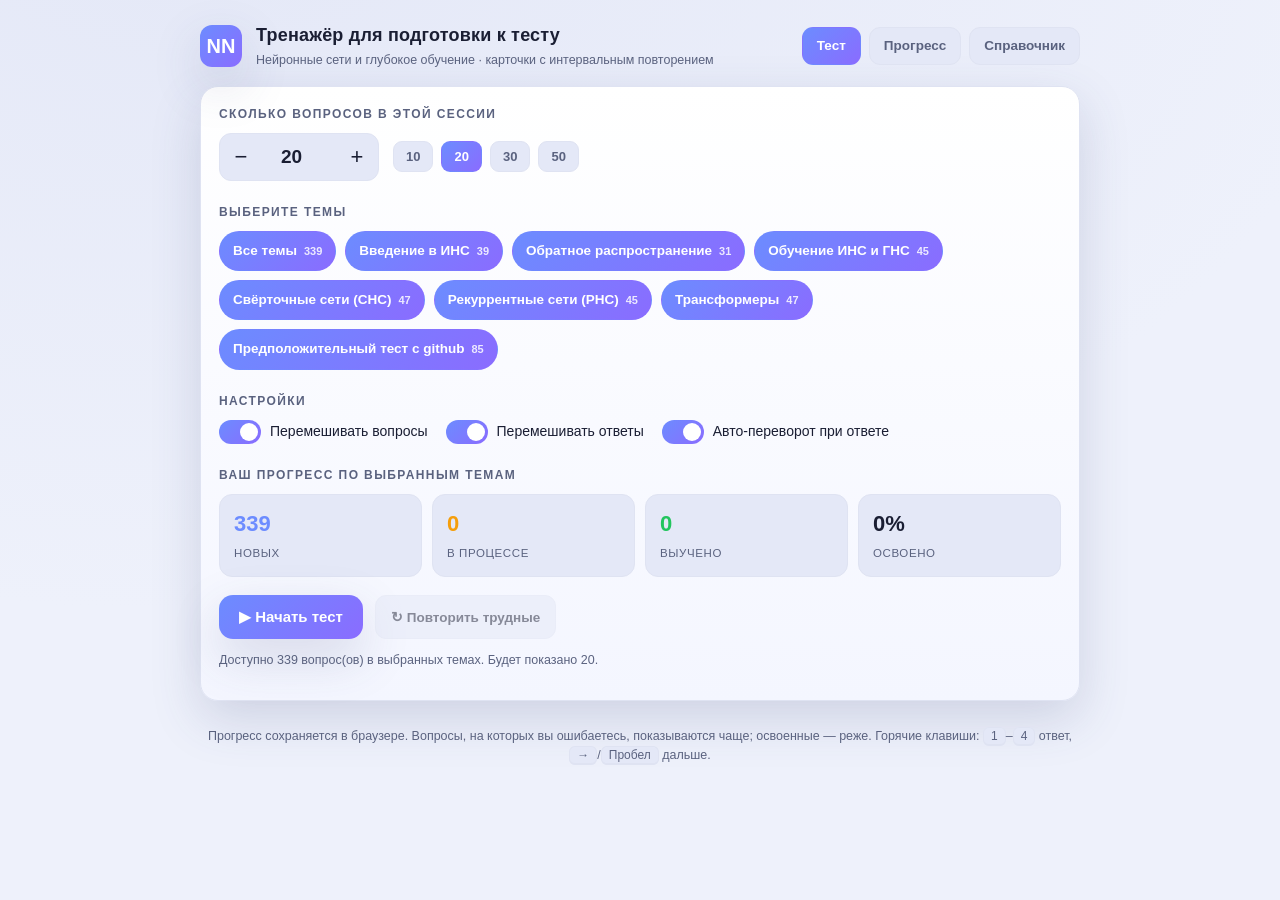
<file: app/index.html>
<!DOCTYPE html>
<html lang="ru">
<head>
<meta charset="UTF-8">
<meta name="viewport" content="width=device-width, initial-scale=1.0">
<title>Тренажёр · Нейронные сети и глубокое обучение</title>
<link rel="stylesheet" href="css/styles.css">
</head>
<body>
<div class="wrap">
  <header class="top">
    <div class="logo">NN</div>
    <div class="htext">
      <h1>Тренажёр для подготовки к тесту</h1>
      <p>Нейронные сети и глубокое обучение · карточки с интервальным повторением</p>
    </div>
    <nav class="tabs">
      <button class="tab on" data-view="setup">Тест</button>
      <button class="tab" data-view="progress">Прогресс</button>
      <a class="tab" href="reference.html">Справочник</a>
    </nav>
  </header>

  <!-- ===================== SETUP ===================== -->
  <section id="setup" class="panel">
    <p class="section-title">Сколько вопросов в этой сессии</p>
    <div class="count-row">
      <div class="stepper">
        <button id="countMinus" type="button" aria-label="меньше">−</button>
        <input id="countInput" type="number" min="1" value="20" inputmode="numeric">
        <button id="countPlus" type="button" aria-label="больше">+</button>
      </div>
      <div class="presets">
        <button class="preset" data-v="10" type="button">10</button>
        <button class="preset on" data-v="20" type="button">20</button>
        <button class="preset" data-v="30" type="button">30</button>
        <button class="preset" data-v="50" type="button">50</button>
      </div>
    </div>

    <p class="section-title mt">Выберите темы</p>
    <div class="chips" id="topicChips"></div>

    <p class="section-title mt">Настройки</p>
    <div class="opts">
      <label class="switch"><input type="checkbox" id="optShuffleQ" checked><span class="track"></span>Перемешивать вопросы</label>
      <label class="switch"><input type="checkbox" id="optShuffleA" checked><span class="track"></span>Перемешивать ответы</label>
      <label class="switch"><input type="checkbox" id="optInstant" checked><span class="track"></span>Авто‑переворот при ответе</label>
    </div>

    <p class="section-title mt">Ваш прогресс по выбранным темам</p>
    <div class="mini-stats">
      <div class="mini fresh"><b id="miFresh">0</b><span>новых</span></div>
      <div class="mini learning"><b id="miLearning">0</b><span>в процессе</span></div>
      <div class="mini learned"><b id="miLearned">0</b><span>выучено</span></div>
      <div class="mini"><b id="miMastery">0%</b><span>освоено</span></div>
    </div>

    <div class="row">
      <button class="btn" id="startBtn">▶ Начать тест</button>
      <button class="btn ghost sm" id="reviewBtn">↻ Повторить трудные</button>
    </div>
    <p class="hint" id="setupHint"></p>
  </section>

  <!-- ===================== QUIZ ===================== -->
  <section id="quiz" class="hidden">
    <div class="hud">
      <span class="counter" id="counter">1 / 1</span>
      <div class="progress"><i id="progBar"></i></div>
      <div class="score">
        <span class="pill ok" id="okPill">✓ 0</span>
        <span class="pill no" id="noPill">✗ 0</span>
      </div>
    </div>

    <div class="scene">
      <div class="card3d" id="card3d">
        <!-- FRONT -->
        <div class="face front">
          <div class="cardHead">
            <span class="topicTag" id="fTopic">Тема</span>
            <span class="lvlTag" id="fLevel">новый</span>
          </div>
          <p class="q" id="fQ">Вопрос</p>
          <div class="answers" id="fAnswers"></div>
        </div>
        <!-- BACK -->
        <div class="face back" id="backFace">
          <div class="verdict">
            <div class="vIcon" id="vIcon">✓</div>
            <div class="vText"><b id="vTitle">Верно!</b><span id="vTopic">Тема</span></div>
          </div>
          <div class="backScroll">
            <p class="qsmall" id="bQ"></p>
            <div class="blk your hidden" id="yourBlk"><div class="lbl">Ваш ответ</div><div id="yourTxt"></div></div>
            <div class="blk right"><div class="lbl">Правильный ответ</div><div id="rightTxt"></div></div>
            <div class="blk expl"><div class="lbl">Пояснение</div><div id="explTxt"></div></div>
          </div>
          <div class="backFoot">
            <button class="btn" id="nextBtn">Дальше →</button>
            <button class="btn ghost sm" id="quitBtn">Завершить</button>
          </div>
        </div>
      </div>
    </div>
  </section>

  <!-- ===================== RESULTS ===================== -->
  <section id="results" class="panel hidden">
    <p class="section-title">Результат сессии</p>
    <div class="bigScore"><b id="rScorePct">0%</b><span id="rScoreRaw">0 из 0</span></div>
    <div id="rByTopic"></div>

    <p class="section-title mt">Список ваших ответов</p>
    <div class="filter-row" id="revFilter">
      <button class="preset on" data-f="all" type="button">Все</button>
      <button class="preset" data-f="wrong" type="button">Ошибки</button>
      <button class="preset" data-f="right" type="button">Верные</button>
    </div>
    <div class="review" id="review"></div>

    <div class="row">
      <button class="btn" id="againBtn">↺ Новый тест</button>
      <button class="btn ghost" id="retryWrongBtn">Повторить ошибки этой сессии</button>
    </div>
    <p class="hint center" id="rMsg"></p>
  </section>

  <!-- ===================== PROGRESS ===================== -->
  <section id="progress" class="panel hidden">
    <p class="section-title">Общий прогресс</p>
    <div class="bigScore"><b id="pgMastery">0%</b><span>освоено материала</span></div>
    <div class="stack" id="pgStack" style="margin:8px 0"></div>
    <div class="legend" id="pgLegend"></div>

    <div class="mini-stats">
      <div class="mini"><b id="pgSeen">0</b><span>изучается</span></div>
      <div class="mini"><b id="pgTotal">0</b><span>всего</span></div>
      <div class="mini learned"><b id="pgRight">0</b><span>верных ответов</span></div>
      <div class="mini"><b id="pgWrong">0</b><span>ошибок</span></div>
    </div>

    <p class="section-title mt">По темам</p>
    <div class="bars-topic" id="pgByTopic"></div>

    <div class="row">
      <button class="btn ghost sm danger-btn" id="resetBtn">Сбросить прогресс</button>
    </div>
  </section>

  <p class="hint center" style="margin-top:26px">
    Прогресс сохраняется в браузере. Вопросы, на которых вы ошибаетесь, показываются чаще; освоенные — реже.
    Горячие клавиши: <kbd>1</kbd>–<kbd>4</kbd> ответ, <kbd>→</kbd>/<kbd>Пробел</kbd> дальше.
  </p>
</div>

<!-- Данные: автогенерируемый бандл (работает по двойному клику).
     Источник истины — data/questions.json (см. README и tools/build.py). -->
<script src="data/questions.js"></script>
<script src="js/storage.js"></script>
<script src="js/app.js"></script>
</body>
</html>
</file>
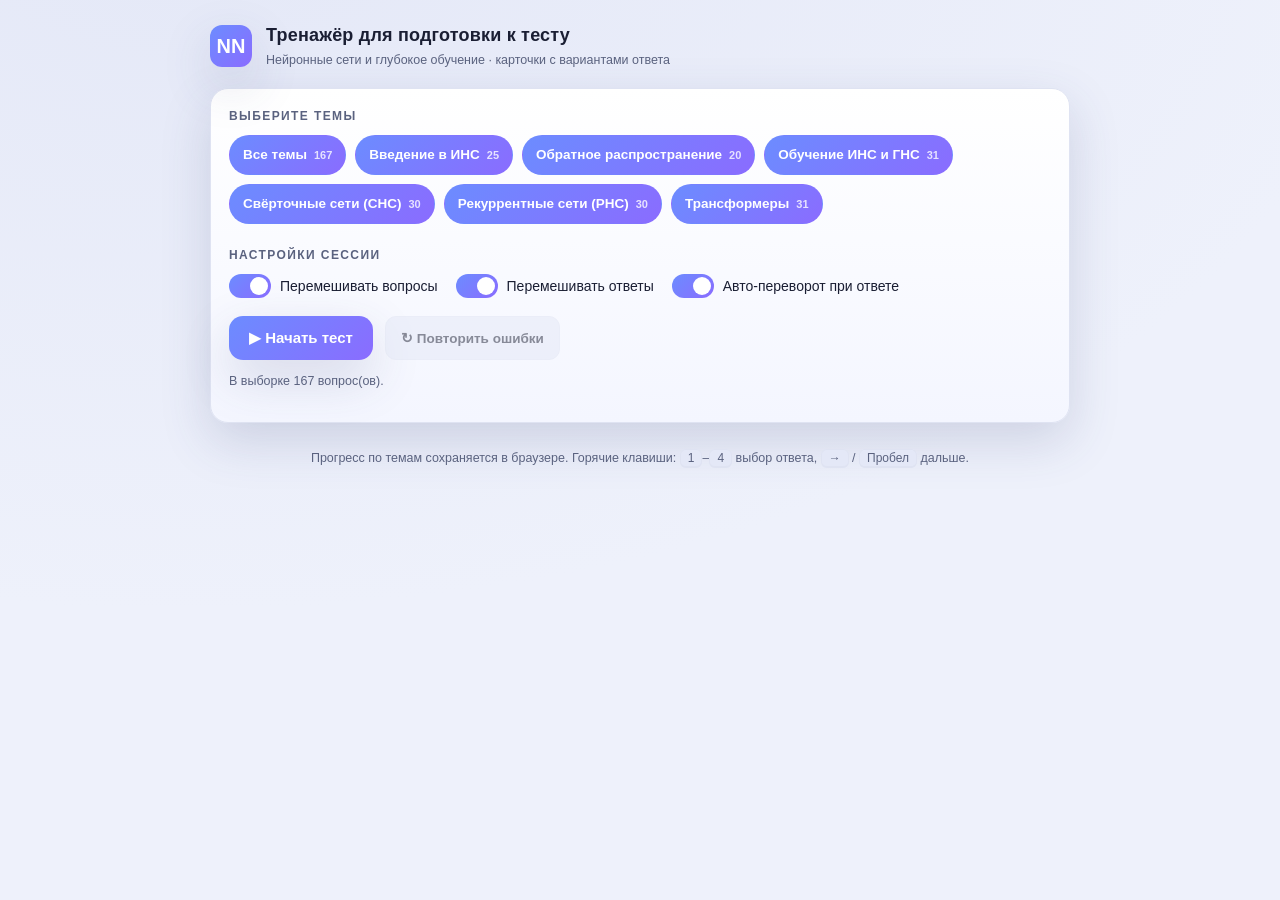
<file: Тренажёр_подготовка_к_тесту.html>
<!DOCTYPE html>
<html lang="ru">
<head>
<meta charset="UTF-8">
<meta name="viewport" content="width=device-width, initial-scale=1.0">
<title>Подготовка к тесту · Нейронные сети и глубокое обучение</title>
<style>
  :root{
    --bg:#0f1220; --bg2:#161a2e; --card:#1c2138; --card2:#222843;
    --txt:#e8ebf6; --muted:#9aa3c4; --line:#2c3350;
    --accent:#6c8cff; --accent2:#8a6cff;
    --green:#22c55e; --green-bg:rgba(34,197,94,.14);
    --red:#ef4444; --red-bg:rgba(239,68,68,.14);
    --amber:#f59e0b;
    --r:18px; --shadow:0 18px 50px rgba(0,0,0,.45);
  }
  @media (prefers-color-scheme: light){
    :root{
      --bg:#eef1fb; --bg2:#e4e8f7; --card:#ffffff; --card2:#f4f6ff;
      --txt:#1a1e33; --muted:#5a627f; --line:#dfe3f2;
      --shadow:0 18px 50px rgba(60,70,120,.18);
    }
  }
  *{box-sizing:border-box}
  html,body{margin:0;padding:0}
  body{
    font-family:-apple-system,BlinkMacSystemFont,"Segoe UI",Roboto,"Helvetica Neue",Arial,sans-serif;
    background:radial-gradient(1200px 700px at 15% -10%,var(--bg2),var(--bg)) fixed;
    color:var(--txt); min-height:100vh; line-height:1.5; padding:22px 16px 60px;
  }
  .wrap{max-width:860px;margin:0 auto}
  header.top{display:flex;align-items:center;gap:14px;flex-wrap:wrap;margin-bottom:18px}
  .logo{width:42px;height:42px;border-radius:12px;flex:0 0 auto;
    background:linear-gradient(135deg,var(--accent),var(--accent2));
    display:grid;place-items:center;font-weight:800;color:#fff;font-size:20px;box-shadow:var(--shadow)}
  .htext h1{font-size:18px;margin:0;font-weight:750;letter-spacing:.2px}
  .htext p{margin:2px 0 0;color:var(--muted);font-size:12.5px}

  .panel{background:linear-gradient(180deg,var(--card),var(--card2));border:1px solid var(--line);
    border-radius:var(--r);box-shadow:var(--shadow);padding:18px}

  /* ---- Setup screen ---- */
  .section-title{font-size:12px;text-transform:uppercase;letter-spacing:1.4px;color:var(--muted);margin:0 0 10px;font-weight:700}
  .chips{display:flex;flex-wrap:wrap;gap:9px}
  .chip{border:1px solid var(--line);background:var(--bg2);color:var(--txt);
    padding:9px 13px;border-radius:999px;font-size:13.5px;cursor:pointer;user-select:none;
    transition:.15s;display:flex;align-items:center;gap:7px}
  .chip:hover{border-color:var(--accent)}
  .chip.on{background:linear-gradient(135deg,var(--accent),var(--accent2));border-color:transparent;color:#fff;font-weight:600}
  .chip .cnt{font-size:11px;opacity:.8}
  .opts{display:flex;flex-wrap:wrap;gap:18px;margin-top:6px}
  .switch{display:flex;align-items:center;gap:9px;font-size:14px;cursor:pointer}
  .switch input{display:none}
  .track{width:42px;height:24px;border-radius:999px;background:var(--line);position:relative;transition:.2s;flex:0 0 auto}
  .track::after{content:"";position:absolute;top:3px;left:3px;width:18px;height:18px;border-radius:50%;background:#fff;transition:.2s}
  .switch input:checked + .track{background:linear-gradient(135deg,var(--accent),var(--accent2))}
  .switch input:checked + .track::after{transform:translateX(18px)}
  .row{display:flex;gap:12px;flex-wrap:wrap;margin-top:18px}
  .btn{border:none;border-radius:14px;padding:13px 20px;font-size:15px;font-weight:700;cursor:pointer;
    background:linear-gradient(135deg,var(--accent),var(--accent2));color:#fff;box-shadow:var(--shadow);transition:.15s}
  .btn:hover{transform:translateY(-1px)}
  .btn:disabled{opacity:.5;cursor:not-allowed;transform:none}
  .btn.ghost{background:var(--bg2);color:var(--txt);border:1px solid var(--line);box-shadow:none}
  .btn.sm{padding:9px 15px;font-size:13.5px;border-radius:11px}
  .hint{color:var(--muted);font-size:12.5px;margin-top:12px}

  /* ---- Quiz HUD ---- */
  .hud{display:flex;align-items:center;gap:12px;flex-wrap:wrap;margin-bottom:14px}
  .progress{flex:1 1 200px;height:10px;background:var(--bg2);border-radius:999px;overflow:hidden;border:1px solid var(--line)}
  .progress > i{display:block;height:100%;width:0;background:linear-gradient(90deg,var(--accent),var(--accent2));transition:width .3s}
  .counter{font-variant-numeric:tabular-nums;font-size:13.5px;color:var(--muted);font-weight:600}
  .score{display:flex;gap:8px;font-size:13px;font-weight:700}
  .pill{padding:5px 11px;border-radius:999px;border:1px solid var(--line)}
  .pill.ok{color:var(--green);background:var(--green-bg);border-color:transparent}
  .pill.no{color:var(--red);background:var(--red-bg);border-color:transparent}

  /* ---- Flip card ---- */
  .scene{perspective:1600px;margin-bottom:18px}
  .card3d{position:relative;transform-style:preserve-3d;transition:transform .55s cubic-bezier(.4,.2,.2,1);min-height:340px}
  .card3d.flipped{transform:rotateY(180deg)}
  .face{position:absolute;inset:0;backface-visibility:hidden;-webkit-backface-visibility:hidden;
    border-radius:var(--r);border:1px solid var(--line);background:linear-gradient(180deg,var(--card),var(--card2));
    box-shadow:var(--shadow);padding:22px;display:flex;flex-direction:column}
  .face.back{transform:rotateY(180deg)}
  .topicTag{align-self:flex-start;font-size:11.5px;font-weight:700;color:var(--accent);
    background:var(--bg2);border:1px solid var(--line);padding:5px 11px;border-radius:999px;margin-bottom:14px}
  .q{font-size:18.5px;font-weight:650;margin:0 0 16px;line-height:1.45}
  .answers{display:flex;flex-direction:column;gap:10px;margin-top:auto}
  .ans{display:flex;align-items:flex-start;gap:12px;text-align:left;width:100%;
    border:1.5px solid var(--line);background:var(--bg2);color:var(--txt);
    border-radius:13px;padding:13px 15px;font-size:14.5px;cursor:pointer;transition:.15s;line-height:1.4}
  .ans:hover{border-color:var(--accent);background:var(--card2)}
  .ans .key{flex:0 0 auto;width:25px;height:25px;border-radius:8px;background:var(--card);
    border:1px solid var(--line);display:grid;place-items:center;font-weight:800;font-size:13px;color:var(--muted)}
  .ans.correct{border-color:var(--green);background:var(--green-bg)}
  .ans.correct .key{background:var(--green);color:#fff;border-color:transparent}
  .ans.wrong{border-color:var(--red);background:var(--red-bg)}
  .ans.wrong .key{background:var(--red);color:#fff;border-color:transparent}
  .ans.dim{opacity:.5}
  .ans:disabled{cursor:default}

  /* back face */
  .verdict{display:flex;align-items:center;gap:11px;margin-bottom:14px}
  .vIcon{width:46px;height:46px;border-radius:13px;display:grid;place-items:center;font-size:24px;flex:0 0 auto}
  .vIcon.ok{background:var(--green-bg);color:var(--green)}
  .vIcon.no{background:var(--red-bg);color:var(--red)}
  .vText b{font-size:17px}
  .vText span{display:block;color:var(--muted);font-size:13px}
  .face.back.ok{border-color:var(--green);box-shadow:0 0 0 1px var(--green),0 18px 50px rgba(34,197,94,.18)}
  .face.back.no{border-color:var(--red);box-shadow:0 0 0 1px var(--red),0 18px 50px rgba(239,68,68,.18)}
  .blk{border-radius:13px;padding:13px 15px;margin-bottom:11px;font-size:14px}
  .blk .lbl{font-size:11px;text-transform:uppercase;letter-spacing:1.1px;font-weight:700;color:var(--muted);margin-bottom:5px}
  .blk.right{background:var(--green-bg);border:1px solid var(--green)}
  .blk.right .lbl{color:var(--green)}
  .blk.your{background:var(--red-bg);border:1px solid var(--red)}
  .blk.your .lbl{color:var(--red)}
  .blk.expl{background:var(--bg2);border:1px solid var(--line)}
  .qsmall{font-size:13px;color:var(--muted);margin-bottom:12px;line-height:1.4}
  .backScroll{overflow:auto;flex:1 1 auto}
  .backFoot{display:flex;gap:10px;margin-top:14px}

  /* ---- Results ---- */
  .bigScore{display:flex;align-items:baseline;gap:10px;margin:4px 0 6px}
  .bigScore b{font-size:46px;font-weight:800}
  .bigScore span{color:var(--muted);font-size:15px}
  .ring{display:flex;justify-content:center;margin:6px 0 18px}
  .tStat{display:flex;align-items:center;gap:12px;margin:9px 0}
  .tStat .name{flex:0 0 165px;font-size:13.5px}
  .tbar{flex:1;height:9px;border-radius:999px;background:var(--bg2);overflow:hidden;border:1px solid var(--line)}
  .tbar > i{display:block;height:100%;background:linear-gradient(90deg,var(--accent),var(--accent2))}
  .tStat .pct{flex:0 0 70px;text-align:right;font-size:13px;font-variant-numeric:tabular-nums;color:var(--muted);font-weight:600}
  .hidden{display:none!important}
  .center{text-align:center}
  kbd{background:var(--bg2);border:1px solid var(--line);border-bottom-width:2px;border-radius:6px;padding:1px 7px;font-size:12px;font-family:inherit}
  @media (max-width:560px){
    .q{font-size:17px}.face{padding:18px}.tStat .name{flex-basis:120px}
  }
</style>
</head>
<body>
<div class="wrap">
  <header class="top">
    <div class="logo">NN</div>
    <div class="htext">
      <h1>Тренажёр для подготовки к тесту</h1>
      <p>Нейронные сети и глубокое обучение · карточки с вариантами ответа</p>
    </div>
  </header>

  <!-- ===================== SETUP ===================== -->
  <section id="setup" class="panel">
    <p class="section-title">Выберите темы</p>
    <div class="chips" id="topicChips"></div>

    <p class="section-title" style="margin-top:22px">Настройки сессии</p>
    <div class="opts">
      <label class="switch"><input type="checkbox" id="optShuffleQ" checked><span class="track"></span>Перемешивать вопросы</label>
      <label class="switch"><input type="checkbox" id="optShuffleA" checked><span class="track"></span>Перемешивать ответы</label>
      <label class="switch"><input type="checkbox" id="optInstant" checked><span class="track"></span>Авто‑переворот при ответе</label>
    </div>

    <div class="row">
      <button class="btn" id="startBtn">▶ Начать тест</button>
      <button class="btn ghost sm" id="reviewBtn">↻ Повторить ошибки<span id="mistakeCnt"></span></button>
    </div>
    <p class="hint" id="setupHint"></p>
  </section>

  <!-- ===================== QUIZ ===================== -->
  <section id="quiz" class="hidden">
    <div class="hud">
      <span class="counter" id="counter">1 / 1</span>
      <div class="progress"><i id="progBar"></i></div>
      <div class="score">
        <span class="pill ok" id="okPill">✓ 0</span>
        <span class="pill no" id="noPill">✗ 0</span>
      </div>
    </div>

    <div class="scene">
      <div class="card3d" id="card3d">
        <!-- FRONT -->
        <div class="face front">
          <span class="topicTag" id="fTopic">Тема</span>
          <p class="q" id="fQ">Вопрос</p>
          <div class="answers" id="fAnswers"></div>
        </div>
        <!-- BACK -->
        <div class="face back" id="backFace">
          <div class="verdict">
            <div class="vIcon" id="vIcon">✓</div>
            <div class="vText"><b id="vTitle">Верно!</b><span id="vTopic">Тема</span></div>
          </div>
          <div class="backScroll">
            <p class="qsmall" id="bQ"></p>
            <div class="blk your hidden" id="yourBlk"><div class="lbl">Ваш ответ</div><div id="yourTxt"></div></div>
            <div class="blk right"><div class="lbl">Правильный ответ</div><div id="rightTxt"></div></div>
            <div class="blk expl"><div class="lbl">Пояснение</div><div id="explTxt"></div></div>
          </div>
          <div class="backFoot">
            <button class="btn" id="nextBtn">Дальше →</button>
            <button class="btn ghost sm" id="quitBtn">Завершить</button>
          </div>
        </div>
      </div>
    </div>
  </section>

  <!-- ===================== RESULTS ===================== -->
  <section id="results" class="panel hidden">
    <p class="section-title">Результат сессии</p>
    <div class="bigScore"><b id="rScorePct">0%</b><span id="rScoreRaw">0 из 0</span></div>
    <div id="rByTopic"></div>
    <div class="row">
      <button class="btn" id="againBtn">↺ Новый тест</button>
      <button class="btn ghost" id="retryWrongBtn">Повторить ошибки этой сессии</button>
    </div>
    <p class="hint center" id="rMsg"></p>
  </section>

  <p class="hint center" style="margin-top:26px">
    Прогресс по темам сохраняется в браузере. Горячие клавиши: <kbd>1</kbd>–<kbd>4</kbd> выбор ответа, <kbd>→</kbd> / <kbd>Пробел</kbd> дальше.
  </p>
</div>

<script>
const DB = {
  "topics": {
    "t1": "Тема 1. Введение в ИНС",
    "t2": "Тема 2. Обратное распространение",
    "t3": "Тема 3. Обучение ИНС и ГНС",
    "t4": "Тема 4. Свёрточные сети (СНС)",
    "t5": "Тема 5. Рекуррентные сети (РНС)",
    "t6": "Тема 6. Трансформеры"
  },
  "questions": [
    {
      "topic": "t1",
      "q": "Что такое искусственная нейронная сеть (ИНС) согласно определению из курса?",
      "a": [
        "Параметрически заданная функция, реализующая отображение множества входных сигналов во множество выходных",
        "Алгоритм точного поиска в графе состояний",
        "База правил «если–то» для экспертной системы",
        "Метод решения систем линейных уравнений"
      ],
      "correct": 0,
      "explanation": "ИНС определяется как параметрически заданная функция, отображающая входные сигналы в выходные с помощью модели из связанных формальных нейронов."
    },
    {
      "topic": "t1",
      "q": "Какими двумя словами в курсе характеризуется основная тенденция развития кибернетики начала третьего тысячелетия?",
      "a": [
        "Биологизация и гибридизация",
        "Цифровизация и виртуализация",
        "Линеаризация и дискретизация",
        "Кластеризация и регуляризация"
      ],
      "correct": 0,
      "explanation": "Лекция 1: тенденция — биологизация (имитация природных механизмов) и гибридизация (сочетание разных подходов)."
    },
    {
      "topic": "t1",
      "q": "Что вычисляет адаптивный сумматор формального нейрона?",
      "a": [
        "Скалярное произведение вектора входов на вектор весов (wᵀx)",
        "Векторное произведение входов",
        "Максимум входных сигналов",
        "Евклидову норму входного вектора"
      ],
      "correct": 0,
      "explanation": "Адаптивный сумматор складывает взвешенные входы алгебраически: s = wᵀx. «Адаптивным» назван из-за наличия настраиваемых параметров."
    },
    {
      "topic": "t1",
      "q": "Из каких трёх элементов составлен стандартный формальный нейрон?",
      "a": [
        "Входной сумматор, нелинейный преобразователь, точка ветвления",
        "Память, регистр, шина",
        "Свёртка, пулинг, softmax",
        "Кодер, декодер, внимание"
      ],
      "correct": 0,
      "explanation": "Формальный нейрон = адаптивный (входной) сумматор + нелинейная активационная функция + точка ветвления для рассылки выхода."
    },
    {
      "topic": "t1",
      "q": "Какое из требований обычно НЕ предъявляется к активационной функции нейрона?",
      "a": [
        "Строгая выпуклость на всей области определения",
        "Монотонное возрастание",
        "Существование первой производной почти всюду",
        "Лёгкое вычисление производной через значения самой функции"
      ],
      "correct": 0,
      "explanation": "Требуются монотонность, существование производной почти всюду и удобное выражение производной через саму функцию. Выпуклость не требуется."
    },
    {
      "topic": "t1",
      "q": "Как задаётся функция активации ReLU?",
      "a": [
        "f(s) = s при s>0 и f(s) = 0 при s≤0",
        "f(s) = 1/(1+e^{-s})",
        "f(s) = tanh(s)",
        "f(s) = s² при любом s"
      ],
      "correct": 0,
      "explanation": "ReLU (Rectified Linear Unit) пропускает положительные значения без изменений и обнуляет отрицательные."
    },
    {
      "topic": "t1",
      "q": "Чем Leaky ReLU отличается от обычного ReLU?",
      "a": [
        "При s<0 выдаёт малый наклон (например 0.01·s) вместо нуля",
        "Возводит вход в квадрат",
        "Ограничивает выход сверху единицей",
        "Применяет softmax к выходу"
      ],
      "correct": 0,
      "explanation": "Leaky ReLU при отрицательном аргументе даёт небольшой ненулевой наклон (0.01·s), что снижает проблему «мёртвых» нейронов."
    },
    {
      "topic": "t1",
      "q": "Какую функцию активации также называют функцией Ферми?",
      "a": [
        "Логистическую (сигмоиду) 1/(1+e^{-s})",
        "ReLU",
        "Гиперболический тангенс",
        "Знаковую функцию sign(s)"
      ],
      "correct": 0,
      "explanation": "Логистическая функция 1/(1+e^{-s}) в курсе называется функцией Ферми."
    },
    {
      "topic": "t1",
      "q": "На какие две базовые группы делят архитектуры ИНС в курсе?",
      "a": [
        "Слоистые (многослойные) и полносвязные сети",
        "Линейные и квадратичные сети",
        "Кодеры и декодеры",
        "Свёрточные и пулинговые сети"
      ],
      "correct": 0,
      "explanation": "Базовое деление: слоистые (многослойные) и полносвязные сети; отдельно рассматривают смешанный вариант — рекуррентные."
    },
    {
      "topic": "t1",
      "q": "Какую сеть называют однородной (гомогенной)?",
      "a": [
        "В которой функция активации одинакова во всех нейронах",
        "В которой все веса равны нулю",
        "В которой нет скрытых слоёв",
        "В которой все слои одинакового размера"
      ],
      "correct": 0,
      "explanation": "Если активационная функция одинакова во всех нейронах — сеть однородная; если f зависит от меняющихся параметров — неоднородная (гетерогенная)."
    },
    {
      "topic": "t1",
      "q": "Как в курсе определяется рекуррентная сеть в общем случае?",
      "a": [
        "Любая ИНС, в которой есть обратные связи (не являющаяся слоистой)",
        "Сеть только из свёрточных слоёв",
        "Сеть без активационных функций",
        "Сеть, обучаемая без учителя"
      ],
      "correct": 0,
      "explanation": "В общем случае рекуррентная — любая ИНС с обратными связями. На практике под РНС часто понимают слоистую сеть с обратными связями между слоями."
    },
    {
      "topic": "t1",
      "q": "Как называют три слоя в распространённой трёхслойной сети?",
      "a": [
        "Входной, скрытый, выходной",
        "Свёрточный, пулинг, плотный",
        "Кодер, латентный, декодер",
        "Прямой, обратный, агрегирующий"
      ],
      "correct": 0,
      "explanation": "В трёхслойной сети слои называют: первый — входной, второй — скрытый, третий — выходной."
    },
    {
      "topic": "t1",
      "q": "О чём говорит теорема Колмогорова–Арнольда (1957)?",
      "a": [
        "Любая непрерывная функция n переменных представима через суперпозицию и сумму функций одной переменной",
        "Любая функция дифференцируема бесконечное число раз",
        "Градиентный спуск всегда сходится к глобальному минимуму",
        "Число параметров сети не влияет на качество"
      ],
      "correct": 0,
      "explanation": "Теорема Колмогорова–Арнольда: непрерывную функцию n переменных можно представить через суммы и суперпозиции функций одной переменной — обоснование 3-слойной архитектуры."
    },
    {
      "topic": "t1",
      "q": "Почему в курсе особенно популярны именно трёхслойные сети?",
      "a": [
        "Теорема Колмогорова неконструктивно доказывает существование 3-слойной сети, точно представляющей функцию",
        "Три слоя всегда обучаются быстрее любых других",
        "Больше трёх слоёв технически невозможно реализовать",
        "Три слоя не требуют активационных функций"
      ],
      "correct": 0,
      "explanation": "Теорема Колмогорова указывает архитектуру (3 слоя) и минимальное число нейронов, точно представляющую функцию, — отсюда популярность 3-слойных сетей."
    },
    {
      "topic": "t1",
      "q": "Что утверждает аппроксимационная теорема Вейерштрасса (1885)?",
      "a": [
        "Непрерывную функцию на замкнутом ограниченном множестве можно равномерно приблизить полиномами",
        "Любую функцию можно точно представить одним нейроном",
        "Полиномы не могут приближать синус",
        "Сходимость по среднему эквивалентна равномерной"
      ],
      "correct": 0,
      "explanation": "Теорема Вейерштрасса: множество многочленов плотно в множестве непрерывных функций на компакте — их можно равномерно приблизить."
    },
    {
      "topic": "t1",
      "q": "Что устанавливает теорема Стоуна (1935) применительно к ИНС?",
      "a": [
        "Замкнутая подалгебра, содержащая единицу и разделяющая точки, плотна в пространстве непрерывных функций",
        "Нейросети не могут приближать непрерывные функции",
        "Любая алгебра топологически замкнута",
        "Производная суммы равна сумме производных"
      ],
      "correct": 0,
      "explanation": "Теорема Стоуна обобщает Вейерштрасса: класс функций, замкнутый относительно операций, содержащий единицу и разделяющий точки, плотен в C(X). Класс функций ИНС этим условиям удовлетворяет."
    },
    {
      "topic": "t1",
      "q": "Что такое компакт в контексте теорем существования?",
      "a": [
        "Обобщённое понятие для замкнутых и ограниченных множеств",
        "Множество из конечного числа точек",
        "Любое открытое множество",
        "Множество без предельных точек"
      ],
      "correct": 0,
      "explanation": "Компакт — обобщение замкнутых и ограниченных множеств. Множество ограничено (конечный диаметр) и замкнуто (содержит все предельные точки)."
    },
    {
      "topic": "t1",
      "q": "Какое свойство означает, что функция «разделяет точки» в пространстве X?",
      "a": [
        "Для любых x≠y выполняется f(x)≠f(y)",
        "f(x)=0 для всех x",
        "f монотонна",
        "f ограничена сверху и снизу"
      ],
      "correct": 0,
      "explanation": "Функция разделяет точки, если для любых различных x и y значения функции различны: f(x)≠f(y)."
    },
    {
      "topic": "t1",
      "q": "Чем полносвязная сеть принципиально отличается от слоистой при неограниченном числе тактов?",
      "a": [
        "Слоистая сеть работать не может, а полносвязная функционирует до получения ответа",
        "Полносвязная сеть не имеет весов",
        "Слоистая сеть всегда точнее",
        "Различий нет"
      ],
      "correct": 0,
      "explanation": "Когда число тактов заранее не ограничено, слоистая сеть работать не может; полносвязная же пересчитывает сигналы от такта к такту до получения ответа."
    },
    {
      "topic": "t1",
      "q": "Кто и в каком десятилетии разработал перцептрон (однослойную сеть), согласно лекциям?",
      "a": [
        "Маккалок и Питтс в 1940-х; ключевые результаты Розенблатта в 1960-х",
        "Хинтон в 1990-х",
        "Вапник в 1970-х",
        "Вассвани в 2017-м"
      ],
      "correct": 0,
      "explanation": "Перцептрон описан Маккалоком и Питтсом в 40-х; основные результаты о его возможностях получил Ф. Розенблатт в 60-х («Принципы нейродинамики», 1965)."
    },
    {
      "topic": "t1",
      "q": "Что показал Розенблатт о возможностях перцептрона?",
      "a": [
        "Перцептрон способен научиться всему, что он может представить",
        "Перцептрон решает любую задачу без обучения",
        "Перцептрон не нуждается в весах",
        "Перцептрон всегда переобучается"
      ],
      "correct": 0,
      "explanation": "Розенблатт показал: если перцептрон в состоянии безошибочно решать задачу, то он способен обучиться так, чтобы её решать."
    },
    {
      "topic": "t1",
      "q": "Что такое точка ветвления в формальном нейроне?",
      "a": [
        "Элемент, рассылающий выходной сигнал нейрона на входы других нейронов",
        "Блок суммирования взвешенных входов",
        "Нелинейный преобразователь",
        "Память для хранения весов"
      ],
      "correct": 0,
      "explanation": "Точка ветвления получает скалярный выход y и передаёт его всем выходам — рассылает сигнал по другим нейронам сети."
    },
    {
      "topic": "t1",
      "q": "Что в формальном нейроне играет роль, аналогичную «синаптической силе» биологической связи?",
      "a": [
        "Весовые коэффициенты wᵢ",
        "Активационная функция",
        "Смещение (bias) только",
        "Число слоёв сети"
      ],
      "correct": 0,
      "explanation": "Каждый входной сигнал умножается на вес wᵢ — аналог «синаптической силы» биологической связи."
    },
    {
      "topic": "t1",
      "q": "Под биологизацией в кибернетике в курсе понимают:",
      "a": [
        "Построение моделей на основе имитации механизмов, реализованных природой в живых существах",
        "Замену компьютеров биологическими тканями",
        "Запрет на использование математики",
        "Сбор биологических данных для статистики"
      ],
      "correct": 0,
      "explanation": "Биологизация — построение и исследование моделей сложных объектов на основе имитации природных механизмов (нечёткая логика, ИНС, роевые методы и т.п.)."
    },
    {
      "topic": "t1",
      "q": "Что означает, что алгебра «содержит единицу»?",
      "a": [
        "Существует элемент, нейтральный относительно введённой операции",
        "В множестве есть число 1",
        "Все элементы равны единице",
        "Алгебра состоит из одного элемента"
      ],
      "correct": 0,
      "explanation": "Алгебра содержит единицу, когда существует элемент множества, нейтральный по отношению к операции алгебры (для нейросети — единичная сеть)."
    },
    {
      "topic": "t2",
      "q": "К какому классу алгоритмов относится алгоритм обратного распространения ошибки?",
      "a": [
        "К алгоритмам стохастического градиента",
        "К методам динамического программирования",
        "К генетическим алгоритмам",
        "К методам ветвей и границ"
      ],
      "correct": 0,
      "explanation": "Backprop относится к классу алгоритмов стохастического градиента и применяется для слоистых ИНС."
    },
    {
      "topic": "t2",
      "q": "В каком направлении распространяется ошибка при обучении слоистой сети методом backprop?",
      "a": [
        "От последнего (выходного) слоя N к первому",
        "От первого слоя к последнему",
        "Только внутри одного слоя",
        "Случайным образом по слоям"
      ],
      "correct": 0,
      "explanation": "Значения ошибки g рассчитываются начиная с n=N (выходной слой) и далее до 1 — ошибка распространяется в обратном направлении."
    },
    {
      "topic": "t2",
      "q": "С каким значением весов рекомендуется инициализировать сеть в начале алгоритма backprop (из методички)?",
      "a": [
        "Случайными значениями в диапазоне [-1, 1]",
        "Все веса равны нулю",
        "Все веса равны единице",
        "Веса равны номеру слоя"
      ],
      "correct": 0,
      "explanation": "Шаг 1 алгоритма: задать веса случайным образом в диапазоне [-1, 1]."
    },
    {
      "topic": "t2",
      "q": "Какое математическое правило лежит в основе вывода формул обратного распространения?",
      "a": [
        "Цепное правило дифференцирования сложной функции",
        "Правило Лопиталя",
        "Теорема Безу",
        "Правило Крамера"
      ],
      "correct": 0,
      "explanation": "Backprop выводится из цепного правила (дифференцирование сложной функции): ошибка передаётся по слоям через производные."
    },
    {
      "topic": "t2",
      "q": "Почему обучающие образцы предъявляются сети в случайном порядке?",
      "a": [
        "Чтобы сеть не настраивалась на образцы с определёнными свойствами, «забывая» остальные",
        "Чтобы ускорить вычисление производных",
        "Чтобы уменьшить число слоёв",
        "Чтобы исключить активационные функции"
      ],
      "correct": 0,
      "explanation": "Случайный порядок предъявления гарантирует, что сеть не настроится только на образцы определённого вида, «забыв» остальные."
    },
    {
      "topic": "t2",
      "q": "Для выходного слоя (n=N) ошибка g в формуле backprop зависит, в частности, от:",
      "a": [
        "Производной активации y(1−y) и разности (d−y) между требуемым и фактическим выходом",
        "Только от номера слоя",
        "Только от входных сигналов",
        "От количества обучающих эпох"
      ],
      "correct": 0,
      "explanation": "Для логистической активации на выходном слое: g = y(1−y)(d−y), где d — требуемый, y — фактический выход."
    },
    {
      "topic": "t2",
      "q": "Как ошибка скрытого слоя (n<N) выражается через следующий слой?",
      "a": [
        "Через взвешенную сумму ошибок нейронов слоя (n+1), умноженную на производную активации",
        "Через максимум ошибок предыдущего слоя",
        "Независимо от других слоёв",
        "Через сумму входных сигналов"
      ],
      "correct": 0,
      "explanation": "Для n<N: gⱼ = yⱼ(1−yⱼ)·Σ gᵢ^{n+1}·wⱼᵢ^{n+1} — ошибка собирается с последующего слоя и умножается на производную активации."
    },
    {
      "topic": "t2",
      "q": "Как корректируются веса на каждом шаге алгоритма обратного распространения?",
      "a": [
        "Δwᵢⱼ пропорционально произведению скорости обучения, ошибки нейрона и выхода предыдущего слоя",
        "Веса заменяются на средние входов",
        "Веса обнуляются после каждого образца",
        "Веса увеличиваются на константу"
      ],
      "correct": 0,
      "explanation": "Поправка: wᵢⱼ ← wᵢⱼ + λ·gⱼ·yᵢ, то есть пропорционально скорости обучения λ, ошибке gⱼ и выходу предыдущего слоя yᵢ."
    },
    {
      "topic": "t2",
      "q": "Какова производная логистической (сигмоидной) функции, удобно выражаемая через саму функцию?",
      "a": [
        "f'(s) = f(s)·(1 − f(s))",
        "f'(s) = 1 − f(s)²",
        "f'(s) = f(s)",
        "f'(s) = 1/f(s)"
      ],
      "correct": 0,
      "explanation": "Для сигмоиды f' = f·(1−f). Именно это свойство (производная через значение функции) удобно для backprop."
    },
    {
      "topic": "t2",
      "q": "Чему равна производная гиперболического тангенса tanh, используемая в backprop?",
      "a": [
        "1 − tanh²",
        "tanh·(1 − tanh)",
        "tanh",
        "1/(1 + tanh)"
      ],
      "correct": 0,
      "explanation": "Производная tanh: (tanh)' = 1 − tanh². Это используется при обратном распространении в РНС с tanh."
    },
    {
      "topic": "t2",
      "q": "При критерии в виде кросс-энтропии и softmax на выходе произведение l'·f'_y для верного класса (p=1) принимает вид:",
      "a": [
        "y_k − 1",
        "y_k",
        "1 − y_k²",
        "0"
      ],
      "correct": 0,
      "explanation": "Для softmax+кросс-энтропия: для верного класса (p_k=1) производная по аргументу равна y_k − 1, для остальных — y_k. Это сильно упрощает backprop."
    },
    {
      "topic": "t2",
      "q": "Какая комбинация (критерий + активация выхода) даёт особенно простое выражение для производной?",
      "a": [
        "Кросс-энтропия + softmax",
        "MSE + ReLU",
        "MAE + tanh",
        "Hinge loss + сигмоида"
      ],
      "correct": 0,
      "explanation": "Связка softmax + кросс-энтропия даёт простую производную (y_k − 1 или y_k), что упрощает обратное распространение в задачах классификации."
    },
    {
      "topic": "t2",
      "q": "Что из перечисленного относится к «возможным трудностям» backprop (тема 2 структуры лекций)?",
      "a": [
        "Затухание/взрыв градиентов и попадание в локальные минимумы",
        "Невозможность задать веса",
        "Отсутствие активационных функций",
        "Необходимость точного решения СЛАУ"
      ],
      "correct": 0,
      "explanation": "Среди трудностей backprop — проблемы затухающих/взрывающихся градиентов, локальные минимумы и плато, чувствительность к инициализации."
    },
    {
      "topic": "t2",
      "q": "Что вычисляется на шаге прямого прохода перед обратным распространением?",
      "a": [
        "Выходы всех нейронов от первого слоя до последнего",
        "Только градиенты весов",
        "Только функция потерь без выходов",
        "Случайная перестановка весов"
      ],
      "correct": 0,
      "explanation": "Сначала на вход подаётся образец и рассчитываются выходы нейронов от 1-го слоя до последнего; затем по ним выполняется обратный проход."
    },
    {
      "topic": "t2",
      "q": "Когда обучение в простейшем алгоритме backprop считается завершённым?",
      "a": [
        "Когда ошибка на тестировании перестаёт быть существенной",
        "Когда все веса стали равны нулю",
        "Ровно после одного образца",
        "Когда число слоёв достигнет N"
      ],
      "correct": 0,
      "explanation": "Сеть периодически тестируют; если ошибка существенна — продолжают (go to start), иначе обучение завершают."
    },
    {
      "topic": "t2",
      "q": "Производная активационной функции в backprop вычисляется «через значения самой функции». Зачем это нужно?",
      "a": [
        "Для эффективности: значения функции уже посчитаны на прямом проходе",
        "Чтобы избежать использования весов",
        "Чтобы увеличить число параметров",
        "Это обязательное условие сходимости к глобальному минимуму"
      ],
      "correct": 0,
      "explanation": "Если производная выражается через f (как у сигмоиды f(1−f)), её не нужно считать заново — экономятся вычисления, ведь f уже получено на прямом проходе."
    },
    {
      "topic": "t2",
      "q": "Чем отличается «пакетное» (batch) обновление весов от стохастического (по одному образцу)?",
      "a": [
        "Градиент усредняется по пакету образцов, а не вычисляется по одному",
        "Пакетное не использует производные",
        "Стохастическое обновляет все слои сразу, пакетное — по одному",
        "Различий нет"
      ],
      "correct": 0,
      "explanation": "При пакетном обучении градиент усредняется по группе образцов (батчу), что снижает дисперсию шага; при чистом SGD — по одному образцу."
    },
    {
      "topic": "t2",
      "q": "Что обозначает символ λ в формуле коррекции весов backprop?",
      "a": [
        "Скорость обучения (learning rate)",
        "Спектральную норму матрицы весов",
        "Число слоёв",
        "Коэффициент регуляризации L2"
      ],
      "correct": 0,
      "explanation": "λ — скорость обучения (шаг), задающая величину поправки веса в направлении антиградиента."
    },
    {
      "topic": "t2",
      "q": "Почему backprop эффективнее наивного вычисления градиента по каждому весу отдельно?",
      "a": [
        "Он переиспользует промежуточные производные, распространяя ошибку слой за слоем",
        "Он не требует прямого прохода",
        "Он не использует цепное правило",
        "Он вычисляет точное решение без производных"
      ],
      "correct": 0,
      "explanation": "Backprop вычисляет градиенты за один обратный проход, переиспользуя промежуточные величины (ошибки слоёв), вместо независимого пересчёта для каждого веса."
    },
    {
      "topic": "t2",
      "q": "Требуемые значения выходов d_j в алгоритме backprop — это:",
      "a": [
        "Целевые (эталонные) выходы из обучающей выборки",
        "Случайные числа",
        "Выходы предыдущей эпохи",
        "Веса последнего слоя"
      ],
      "correct": 0,
      "explanation": "d_j — требуемые (эталонные) значения выходов для k-го образца; разность (d−y) формирует ошибку выходного слоя."
    },
    {
      "topic": "t3",
      "q": "В чём ключевое отличие задачи машинного обучения от задачи чистой оптимизации?",
      "a": [
        "В МО минимизируют ошибку на обучении ради хорошего обобщения на новых данных, а не сам критерий на выборке",
        "В МО вообще нет функции потерь",
        "Оптимизация не использует градиенты",
        "В МО всегда достигается глобальный минимум"
      ],
      "correct": 0,
      "explanation": "В оптимизации цель — минимум функции; в МО минимизация эмпирического риска на обучении лишь средство для хорошего обобщения на новых (тестовых) данных."
    },
    {
      "topic": "t3",
      "q": "Какую функцию потерь типично используют для задач регрессии (вещественный выход)?",
      "a": [
        "Среднеквадратичную ошибку (MSE / L2)",
        "Binary Cross Entropy",
        "Categorical Cross Entropy",
        "Hinge loss"
      ],
      "correct": 0,
      "explanation": "Для регрессии с произвольными вещественными выходами применяют MSE (квадратичную ошибку); кросс-энтропия предназначена для вероятностных/классификационных задач."
    },
    {
      "topic": "t3",
      "q": "Какую функцию потерь используют, когда выход — вероятности отнесения к классу?",
      "a": [
        "Кросс-энтропию (Cross Entropy / Binary Cross Entropy)",
        "MSE",
        "MAE",
        "Косинусное расстояние"
      ],
      "correct": 0,
      "explanation": "Для классификации (включая предсказание токенов/слов) используют кросс-энтропию, в т.ч. Binary Cross Entropy Loss для бинарного случая."
    },
    {
      "topic": "t3",
      "q": "Что является основной целью процесса обучения глубокой нейронной сети?",
      "a": [
        "Получение точечных оценок параметров (синаптических весов) сети",
        "Построение интервальных оценок для каждого веса",
        "Минимизация числа слоёв",
        "Полное запоминание обучающей выборки"
      ],
      "correct": 0,
      "explanation": "Цель обучения ГНС — получить точечные (не интервальные) оценки параметров сети, то есть значения синаптических весов."
    },
    {
      "topic": "t3",
      "q": "Какие три свойства, по статистике, делают точечную оценку параметров «хорошей»?",
      "a": [
        "Состоятельность, несмещённость, эффективность",
        "Линейность, выпуклость, гладкость",
        "Монотонность, ограниченность, периодичность",
        "Полнота, ортогональность, нормировка"
      ],
      "correct": 0,
      "explanation": "Хорошая точечная оценка обладает состоятельностью (сходимость по вероятности), несмещённостью и эффективностью (минимальная дисперсия)."
    },
    {
      "topic": "t3",
      "q": "Что означает состоятельность оценки параметра?",
      "a": [
        "Сходимость по вероятности к истинному значению при росте объёма выборки",
        "Равенство оценки нулю",
        "Независимость от данных",
        "Постоянство дисперсии"
      ],
      "correct": 0,
      "explanation": "Состоятельность — сходимость оценки по вероятности к истинному значению параметра при увеличении объёма выборки N."
    },
    {
      "topic": "t3",
      "q": "Какой алгоритм оптимизации является базовым для обучения ГНС?",
      "a": [
        "Стохастический градиентный спуск (SGD)",
        "Симплекс-метод",
        "Метод Гаусса",
        "Метод золотого сечения"
      ],
      "correct": 0,
      "explanation": "Базовый метод — стохастический градиентный спуск (SGD); его расширения (момент, Adam и др.) улучшают сходимость."
    },
    {
      "topic": "t3",
      "q": "Идея импульсного (моментного) метода оптимизации заключается в том, что:",
      "a": [
        "Шаг накапливает экспоненциально взвешенную сумму прошлых градиентов (инерция)",
        "Шаг обнуляется на каждой итерации",
        "Используется только второй градиент",
        "Скорость обучения растёт линейно"
      ],
      "correct": 0,
      "explanation": "Моментный метод добавляет «инерцию»: обновление учитывает накопленные прошлые градиенты, что сглаживает траекторию и ускоряет сходимость в оврагах."
    },
    {
      "topic": "t3",
      "q": "Чем метод Нестерова отличается от классического момента?",
      "a": [
        "Градиент вычисляется в точке с учётом предполагаемого шага по инерции («заглядывание вперёд»)",
        "Он не использует градиент вовсе",
        "Он работает только для линейных моделей",
        "Он удаляет смещения из сети"
      ],
      "correct": 0,
      "explanation": "Метод Нестерова (NAG) вычисляет градиент в «упреждённой» точке (после применения момента), что даёт более точную коррекцию."
    },
    {
      "topic": "t3",
      "q": "Ключевая особенность AdaGrad состоит в том, что он:",
      "a": [
        "Адаптирует скорость обучения для каждого параметра по накопленной сумме квадратов градиентов",
        "Использует одинаковый шаг для всех параметров",
        "Не хранит историю градиентов",
        "Применим только к свёрточным слоям"
      ],
      "correct": 0,
      "explanation": "AdaGrad масштабирует шаг индивидуально для каждого параметра, деля на корень из накопленной суммы квадратов его градиентов; редкие признаки получают больший шаг."
    },
    {
      "topic": "t3",
      "q": "Какую проблему AdaGrad решает RMSProp?",
      "a": [
        "Неограниченное затухание скорости обучения — заменяет накопление на экспоненциально скользящее среднее квадратов градиентов",
        "Отсутствие смещений",
        "Слишком большое число слоёв",
        "Невозможность вычислить градиент"
      ],
      "correct": 0,
      "explanation": "В AdaGrad сумма квадратов растёт неограниченно и шаг затухает к нулю. RMSProp использует экспоненциальное скользящее среднее, не давая шагу затухнуть."
    },
    {
      "topic": "t3",
      "q": "Что объединяет в себе оптимизатор Adam?",
      "a": [
        "Моментные оценки первого и второго моментов градиента (момент + RMSProp)",
        "Только метод Ньютона",
        "Только AdaGrad",
        "Случайный поиск без градиентов"
      ],
      "correct": 0,
      "explanation": "Adam (Adaptive Moment Estimation) сочетает идею момента (1-й момент градиента) и RMSProp (2-й момент), с коррекцией смещения оценок."
    },
    {
      "topic": "t3",
      "q": "Чем AdamW отличается от обычного Adam?",
      "a": [
        "Снижение весов (weight decay) применяется отдельно от адаптивного градиента, а не через L2 в градиенте",
        "AdamW не использует момент",
        "AdamW работает без скорости обучения",
        "AdamW предназначен только для RNN"
      ],
      "correct": 0,
      "explanation": "AdamW отделяет регуляризацию весов (decoupled weight decay) от адаптивного шага, что улучшает обобщение по сравнению с добавлением L2 прямо в градиент."
    },
    {
      "topic": "t3",
      "q": "К какому классу относится метод Ньютона в оптимизации?",
      "a": [
        "К методам второго порядка (использует матрицу Гессе)",
        "К методам нулевого порядка",
        "К эволюционным методам",
        "К методам первого порядка"
      ],
      "correct": 0,
      "explanation": "Метод Ньютона — метод второго порядка: использует Гессиан (вторые производные). В ГНС применяется редко из-за дороговизны вычисления и хранения Гессе."
    },
    {
      "topic": "t3",
      "q": "Что делает регуляризация Тихонова (L2, гребневая регрессия / weight decay)?",
      "a": [
        "Добавляет к критерию штраф, пропорциональный сумме квадратов весов",
        "Удаляет случайные нейроны",
        "Нормирует входные данные",
        "Увеличивает скорость обучения"
      ],
      "correct": 0,
      "explanation": "L2-регуляризация (Тихонов / снижение весов) добавляет штраф ~Σwᵢ², «прижимая» веса к нулю и уменьшая переобучение."
    },
    {
      "topic": "t3",
      "q": "Чем характерна L1-регуляризация по сравнению с L2?",
      "a": [
        "Способствует разрежённости (зануляет часть весов)",
        "Всегда увеличивает все веса",
        "Эквивалентна dropout",
        "Не влияет на веса"
      ],
      "correct": 0,
      "explanation": "L1-штраф (Σ|wᵢ|) стимулирует разрежённость решения — многие веса становятся точно нулевыми, отбирая признаки."
    },
    {
      "topic": "t3",
      "q": "В чём суть метода Dropout (прореживание)?",
      "a": [
        "Случайное отключение части нейронов во время обучения для борьбы с переобучением",
        "Удаление слоёв из сети навсегда",
        "Нормировка градиентов",
        "Увеличение размера батча"
      ],
      "correct": 0,
      "explanation": "Dropout на каждом шаге обучения случайно «выключает» часть нейронов, заставляя сеть не полагаться на отдельные нейроны и улучшая обобщение."
    },
    {
      "topic": "t3",
      "q": "Что делает пакетная нормализация (Batch Normalization)?",
      "a": [
        "Нормирует активации по статистикам мини-батча, стабилизируя и ускоряя обучение",
        "Удаляет батчи из обучения",
        "Заменяет функцию потерь",
        "Отключает градиенты"
      ],
      "correct": 0,
      "explanation": "BatchNorm нормирует выходы слоя по среднему и дисперсии мини-батча (с обучаемыми γ, β), что ускоряет и стабилизирует обучение."
    },
    {
      "topic": "t3",
      "q": "Что такое аугментация данных?",
      "a": [
        "Искусственное расширение обучающей выборки преобразованиями (повороты, сдвиги, шум и т.п.)",
        "Удаление части данных",
        "Уменьшение числа классов",
        "Замена данных на случайные числа"
      ],
      "correct": 0,
      "explanation": "Аугментация увеличивает обучающую выборку за счёт допустимых преобразований исходных данных, повышая устойчивость и снижая переобучение."
    },
    {
      "topic": "t3",
      "q": "Как шум может использоваться при обучении ГНС?",
      "a": [
        "Как способ аугментации и регуляризации",
        "Только как помеха, которую надо устранить",
        "Для увеличения числа слоёв",
        "Для отключения backprop"
      ],
      "correct": 0,
      "explanation": "Добавление шума (к входам, весам или меткам) выступает формой аугментации и регуляризации, повышая устойчивость модели."
    },
    {
      "topic": "t3",
      "q": "В чём идея ранней остановки (early stopping)?",
      "a": [
        "Прекращение обучения, когда ошибка на валидации перестаёт улучшаться",
        "Остановка после первой эпохи всегда",
        "Удаление выходного слоя",
        "Фиксация скорости обучения навсегда"
      ],
      "correct": 0,
      "explanation": "Ранняя остановка прекращает обучение при росте/застое валидационной ошибки, предотвращая переобучение."
    },
    {
      "topic": "t3",
      "q": "Что делает стратегия Reduce on Plateau (RoP)?",
      "a": [
        "Снижает скорость обучения при выходе метрики на плато",
        "Увеличивает число нейронов на плато",
        "Полностью останавливает обучение",
        "Меняет функцию активации"
      ],
      "correct": 0,
      "explanation": "RoP уменьшает скорость обучения, когда отслеживаемая метрика перестаёт улучшаться (выходит на плато), помогая дообучению."
    },
    {
      "topic": "t3",
      "q": "Что такое gradual warmup в расписании скорости обучения?",
      "a": [
        "Постепенное наращивание скорости обучения в начале тренировки",
        "Резкое обнуление скорости в конце",
        "Удаление разогрева перед инференсом",
        "Увеличение размера сети"
      ],
      "correct": 0,
      "explanation": "Warmup — плавное повышение скорости обучения на первых шагах (часто с последующим косинусным снижением), что стабилизирует ранние этапы обучения."
    },
    {
      "topic": "t3",
      "q": "Идея Warm Restarts состоит в том, что:",
      "a": [
        "Скорость обучения периодически «разогревается» заново (повторные циклы)",
        "Сеть перезапускается с нуля каждый раз",
        "Веса обнуляются на каждом батче",
        "Используется только один цикл обучения"
      ],
      "correct": 0,
      "explanation": "Warm Restarts периодически повышают скорость обучения, давая оптимизатору шанс выйти из узких минимумов и исследовать пространство параметров."
    },
    {
      "topic": "t3",
      "q": "Зачем нужна правильная инициализация весов ГНС?",
      "a": [
        "Чтобы избежать затухания/взрыва сигналов и градиентов на старте обучения",
        "Чтобы зафиксировать веса навсегда",
        "Чтобы убрать активационные функции",
        "Чтобы увеличить число классов"
      ],
      "correct": 0,
      "explanation": "Грамотная инициализация (например, Ксавье/Glorot) сохраняет масштаб активаций и градиентов по слоям, предотвращая их затухание или взрыв."
    },
    {
      "topic": "t3",
      "q": "Инициализация Ксавье (Glorot) подбирает дисперсию начальных весов исходя из:",
      "a": [
        "Числа входов и выходов слоя (fan-in / fan-out)",
        "Номера эпохи",
        "Размера батча",
        "Значения функции потерь"
      ],
      "correct": 0,
      "explanation": "Инициализация Ксавье масштабирует веса по числу входов и выходов слоя, чтобы дисперсия сигналов оставалась стабильной при прохождении по сети."
    },
    {
      "topic": "t3",
      "q": "Что обычно делают со смещениями (bias) при инициализации?",
      "a": [
        "Инициализируют нулями (или малыми значениями)",
        "Инициализируют большими случайными числами",
        "Приравнивают к весам",
        "Не используют вовсе"
      ],
      "correct": 0,
      "explanation": "Смещения обычно инициализируют нулями (иногда малыми константами), так как симметрию уже разрывает случайная инициализация весов."
    },
    {
      "topic": "t3",
      "q": "Какая метрика типична для оценки качества задач классификации?",
      "a": [
        "Accuracy (доля верных), а также precision/recall/F1",
        "MSE",
        "Перплексия только",
        "Спектральная норма"
      ],
      "correct": 0,
      "explanation": "Для классификации используют accuracy, точность (precision), полноту (recall), F1 и т.п.; MSE — метрика регрессии."
    },
    {
      "topic": "t3",
      "q": "Какой приём помогает бороться с неравновероятностью (несбалансированностью) классов?",
      "a": [
        "Взвешивание классов в функции потерь / передискретизация данных",
        "Удаление функции активации",
        "Увеличение скорости обучения вдвое",
        "Отключение backprop для редких классов"
      ],
      "correct": 0,
      "explanation": "При дисбалансе классов применяют взвешивание потерь по классам, oversampling редких или undersampling частых классов."
    },
    {
      "topic": "t3",
      "q": "Что такое агрегация функций потерь?",
      "a": [
        "Построение составного критерия как комбинации нескольких функций потерь",
        "Удаление одной из потерь",
        "Замена потерь на метрику",
        "Нормировка входных данных"
      ],
      "correct": 0,
      "explanation": "Несколько функций потерь можно агрегировать (например, взвешенной суммой) в один составной критерий оптимизации для многозадачного обучения."
    },
    {
      "topic": "t3",
      "q": "Зачем при обучении используют пакеты (батчи) вместо всей выборки сразу?",
      "a": [
        "Баланс между точностью оценки градиента и вычислительной эффективностью/памятью",
        "Чтобы исключить градиенты",
        "Чтобы уменьшить число классов",
        "Батчи не влияют на обучение"
      ],
      "correct": 0,
      "explanation": "Мини-батчи дают достаточно точную оценку градиента при умеренных затратах памяти и времени и добавляют полезный стохастический шум."
    },
    {
      "topic": "t4",
      "q": "Какую операцию в СНС называют «свёрткой», хотя формально это:",
      "a": [
        "Перекрёстная корреляция (без обращения ядра)",
        "Классическая свёртка с обращением ядра",
        "Преобразование Фурье",
        "Операция пулинга"
      ],
      "correct": 0,
      "explanation": "В СНС «свёрткой» называют перекрёстную корреляцию: s(n)=Σ w(m)x(n+m) — ядро не «переворачивается», как в классической свёртке."
    },
    {
      "topic": "t4",
      "q": "С тензорами какого ранга преимущественно работают в СНС?",
      "a": [
        "Ранга 3 (3D-массив N₁×N₂×K)",
        "Только ранга 0 (скаляры)",
        "Только ранга 1 (векторы)",
        "Ранга 5 и выше"
      ],
      "correct": 0,
      "explanation": "В СНС в основном используют 3D-тензоры (ранга 3): высота × ширина × число каналов (карт признаков)."
    },
    {
      "topic": "t4",
      "q": "Что называют картой признаков (feature map) в СНС?",
      "a": [
        "Двумерный (пространственный) результат свёртки входного тензора с одним ядром",
        "Вектор весов одного нейрона",
        "Скаляр функции потерь",
        "Список меток классов"
      ],
      "correct": 0,
      "explanation": "Результат свёртки с одним ядром — пространственно двумерный тензор, интерпретируемый как карта (поле) признака."
    },
    {
      "topic": "t4",
      "q": "Какой пространственный размер выхода даёт «корректная» (valid) свёртка ядром M₁×M₂ для входа N₁×N₂?",
      "a": [
        "(N₁−M₁+1) × (N₂−M₂+1)",
        "N₁ × N₂",
        "(N₁+M₁) × (N₂+M₂)",
        "M₁ × M₂"
      ],
      "correct": 0,
      "explanation": "При valid-свёртке (ядро целиком помещается во входе) выходной размер равен (N₁−M₁+1)×(N₂−M₂+1) — он уменьшается с ростом ядра."
    },
    {
      "topic": "t4",
      "q": "Что такое padding (дополнение) и зачем он нужен?",
      "a": [
        "Дополнение тензора (обычно нулями) по краям для сохранения пространственного размера выхода",
        "Удаление крайних строк тензора",
        "Замена ядра на единичное",
        "Прореживание карт признаков"
      ],
      "correct": 0,
      "explanation": "Padding добавляет значения (чаще нули) по границам входа; при сохранении размеров входа и выхода свёртку называют конгруэнтной (флаг 'same')."
    },
    {
      "topic": "t4",
      "q": "Какую свёртку называют конгруэнтной (флаг 'same' в пакетах)?",
      "a": [
        "Когда пространственные размеры входного и выходного тензоров совпадают",
        "Когда ядро размера 1×1",
        "Когда шаг равен размеру ядра",
        "Когда нет активационной функции"
      ],
      "correct": 0,
      "explanation": "Конгруэнтная свёртка сохраняет пространственный размер: достигается дополнением (padding), флаг 'same'."
    },
    {
      "topic": "t4",
      "q": "Сколько обучаемых параметров у одного свёрточного фильтра размера M₁×M₂ при K каналах входа?",
      "a": [
        "M₁·M₂·K + 1 (учитывая смещение)",
        "M₁ + M₂ + K",
        "M₁·M₂ (без учёта каналов)",
        "N₁·N₂·K"
      ],
      "correct": 0,
      "explanation": "Фильтр свёртки имеет M₁·M₂·K весов плюс одно смещение (bias), итого M₁·M₂·K+1 параметров на фильтр."
    },
    {
      "topic": "t4",
      "q": "Что вычисляет поточечная свёртка 1×1 (ядро 1×1×K)?",
      "a": [
        "Скалярное произведение вектора ядра и вектора входного тензора в каждой пространственной точке",
        "Максимум по окну 1×1",
        "Среднее по всем каналам и пространству",
        "Поворот изображения"
      ],
      "correct": 0,
      "explanation": "Свёртка 1×1 в каждой точке (n₁,n₂) считает скалярное произведение по каналам — это проекция вектора-признака в новое пространство (аналог однослойного перцептрона)."
    },
    {
      "topic": "t4",
      "q": "Главное преимущество свёрточных слоёв перед полносвязными в обработке изображений:",
      "a": [
        "Радикальное снижение числа обучаемых параметров при сохранении числа связей",
        "Полное отсутствие параметров",
        "Невозможность переобучения",
        "Отказ от активационных функций"
      ],
      "correct": 0,
      "explanation": "Благодаря разделению весов (один фильтр на всё поле) свёртки на порядки снижают число параметров при сохранении числа нейронных связей."
    },
    {
      "topic": "t4",
      "q": "Что такое поле восприятия (receptive field) фильтра СНС?",
      "a": [
        "Область входа, влияющая на значение конкретного выхода; растёт по мере углубления сети",
        "Число классов на выходе",
        "Размер обучающей выборки",
        "Скорость обучения слоя"
      ],
      "correct": 0,
      "explanation": "Receptive field — участок входа, на который «смотрит» нейрон. С глубиной накопленное поле восприятия растёт, позволяя улавливать всё более крупные структуры."
    },
    {
      "topic": "t4",
      "q": "Почему часто выгоднее два последовательных ядра 3×3, чем одно 5×5?",
      "a": [
        "То же поле восприятия (5×5) при меньшем числе параметров (18K+2 против 25K+1)",
        "5×5 нельзя реализовать программно",
        "3×3 не требует обучения",
        "Два 3×3 дают большее поле, чем 5×5"
      ],
      "correct": 0,
      "explanation": "Каскад из двух 3×3 даёт эффективное поле 5×5, но требует 2·(3·3·K+1)=18K+2 параметров против 25K+1 у 5×5, плюс добавляет нелинейность."
    },
    {
      "topic": "t4",
      "q": "Что делает слой max-пулинга?",
      "a": [
        "Оставляет максимальное значение в локальной окрестности каждой карты признаков",
        "Усредняет все каналы в один",
        "Применяет softmax",
        "Добавляет нули по краям"
      ],
      "correct": 0,
      "explanation": "Max-пулинг берёт локальный максимум в окне (независимо по каждой карте признаков), обеспечивая инвариантность к малым сдвигам."
    },
    {
      "topic": "t4",
      "q": "Сколько обучаемых параметров у слоя пулинга?",
      "a": [
        "Нет обучаемых параметров (только метапараметры: шаги, тип пулинга)",
        "Столько же, сколько у свёрточного слоя",
        "По одному на каждую карту признаков",
        "Зависит от числа классов"
      ],
      "correct": 0,
      "explanation": "Пулинг не имеет обучаемых параметров; задаются лишь метапараметры — размер окна, шаги (stride) и тип (max/average)."
    },
    {
      "topic": "t4",
      "q": "Что делает функция Flatten в типовой СНС?",
      "a": [
        "Разворачивает 3D-тензор N₁×N₂×K в вектор размера N₁·N₂·K",
        "Уменьшает число каналов до 1",
        "Применяет свёртку 1×1",
        "Нормирует значения тензора"
      ],
      "correct": 0,
      "explanation": "Flatten («разглаживание») преобразует трёхмерный тензор в одномерный вектор длины N₁·N₂·K для подачи в полносвязные слои."
    },
    {
      "topic": "t4",
      "q": "Как выглядит типовая архитектура СНС в обобщённой записи?",
      "a": [
        "INPUT → [[CONV→RELU]*N → POOL?]*M → [FC→RELU]*K → FC→SOFTMAX",
        "INPUT → SOFTMAX → CONV → POOL",
        "INPUT → FC → CONV → INPUT",
        "POOL → INPUT → RELU → CONV"
      ],
      "correct": 0,
      "explanation": "Типовая СНС: чередование свёрток с ReLU и пулингов, затем разворот и полносвязные слои, завершаясь softmax для классификации."
    },
    {
      "topic": "t4",
      "q": "В чём суть приёма «бутылочное горлышко» (bottleneck)?",
      "a": [
        "Сжатие тензора до меньшей размерности, обработка и обратное расширение",
        "Удаление всех скрытых слоёв",
        "Добавление шума к входу",
        "Замена свёртки пулингом"
      ],
      "correct": 0,
      "explanation": "Bottleneck сжимает представление (часто свёрткой 1×1) до меньшего размера, снижая число параметров/вычислений, а затем при необходимости расширяет обратно."
    },
    {
      "topic": "t4",
      "q": "Какой приём передачи информации (y = F(x) + x) и в какой архитектуре был впервые предложен?",
      "a": [
        "Остаточные (skip) соединения — в ResNet",
        "Конкатенация карт — в LeNet",
        "Dropout — в AlexNet",
        "Пулинг — в VGG"
      ],
      "correct": 0,
      "explanation": "Сложение выхода блока с его входом (y=F(x)+x) — остаточные соединения ResNet (2015), облегчающие обучение очень глубоких сетей."
    },
    {
      "topic": "t4",
      "q": "Чем отличается приём передачи информации в DenseNet от ResNet?",
      "a": [
        "В DenseNet тензоры конкатенируются по глубине, а не складываются",
        "DenseNet вообще не использует свёртки",
        "DenseNet складывает, а ResNet конкатенирует",
        "Различий нет"
      ],
      "correct": 0,
      "explanation": "ResNet складывает вход с выходом блока; DenseNet конкатенирует выход с входными тензорами по глубине (с последующим снижением размерности свёрткой 1×1)."
    },
    {
      "topic": "t4",
      "q": "Какая архитектура считается первой классической СНС (1998)?",
      "a": [
        "LeNet",
        "AlexNet",
        "ResNet",
        "GoogLeNet"
      ],
      "correct": 0,
      "explanation": "LeNet (1998) — первая классическая свёрточная сеть; AlexNet (2012) дал прорыв на ImageNet, ResNet — в 2015."
    },
    {
      "topic": "t4",
      "q": "Какая сеть в 2012 году дала прорыв в распознавании изображений (ImageNet)?",
      "a": [
        "AlexNet",
        "LeNet",
        "U-Net",
        "EfficientNet"
      ],
      "correct": 0,
      "explanation": "AlexNet (2012) резко улучшила результаты на ImageNet, популяризировав глубокие СНС, ReLU и dropout."
    },
    {
      "topic": "t4",
      "q": "Чем известна архитектура VGGNet (2014–2015)?",
      "a": [
        "Глубокой однородной структурой из маленьких ядер 3×3",
        "Полным отказом от свёрток",
        "Использованием только ядер 11×11",
        "Отсутствием полносвязных слоёв"
      ],
      "correct": 0,
      "explanation": "VGG показала эффективность глубоких сетей из стандартных малых ядер 3×3, наращивая глубину при простой однородной структуре."
    },
    {
      "topic": "t4",
      "q": "Для каких задач характерна архитектура U-Net (2015)?",
      "a": [
        "Сегментация изображений (кодер-декодер со skip-связями)",
        "Машинный перевод текста",
        "Генерация музыки",
        "Сортировка чисел"
      ],
      "correct": 0,
      "explanation": "U-Net — кодер-декодер с пробросом признаков (skip) между симметричными уровнями, применяется для сегментации (в т.ч. медицинских изображений)."
    },
    {
      "topic": "t4",
      "q": "Чем известна архитектура YOLO?",
      "a": [
        "Быстрым обнаружением объектов (детекция) за один проход",
        "Только классификацией без локализации",
        "Машинным переводом",
        "Сжатием изображений"
      ],
      "correct": 0,
      "explanation": "YOLO (You Only Look Once) — однопроходный детектор объектов, предсказывающий рамки и классы за один прогон, что обеспечивает высокую скорость."
    },
    {
      "topic": "t4",
      "q": "Что такое перенос обучения (transfer learning) и тонкая настройка (fine-tuning)?",
      "a": [
        "Использование предобученной на большой выборке сети с дообучением под новую задачу",
        "Обучение сети с нуля на случайных данных",
        "Удаление всех весов перед обучением",
        "Перенос данных между дисками"
      ],
      "correct": 0,
      "explanation": "Перенос обучения берёт сеть, обученную на большом наборе, и дообучает (fine-tune) её под целевую задачу — особенно полезно при малых данных (few-shot)."
    },
    {
      "topic": "t4",
      "q": "В чём суть враждебных (adversarial) атак на СНС?",
      "a": [
        "Незаметное для человека изменение изображения, приводящее к ошибочной классификации",
        "Физическое повреждение сервера",
        "Удаление весов сети",
        "Замедление обучения"
      ],
      "correct": 0,
      "explanation": "Adversarial-атака вносит малое, незаметное глазу возмущение, из-за которого классификатор ошибается, хотя исходное изображение распознавалось верно. Тема развивается с ~2013 года."
    },
    {
      "topic": "t4",
      "q": "Слова «adversarial» в контексте атак на сети в курсе трактуется как:",
      "a": [
        "Враждебные (а не состязательные) атаки",
        "Дружественные подсказки",
        "Случайные сбои",
        "Методы регуляризации"
      ],
      "correct": 0,
      "explanation": "Хотя «adversarial» переводят и как «состязательный», и как «враждебный», в данном случае речь именно о враждебных атаках на классификатор."
    },
    {
      "topic": "t4",
      "q": "Чем нормализация слоя (LayerNorm) отличается от пакетной (BatchNorm)?",
      "a": [
        "LN нормирует по признакам одного примера, не завися от размера батча",
        "LN нормирует по всему датасету сразу",
        "LN не имеет обучаемых параметров",
        "Они полностью идентичны"
      ],
      "correct": 0,
      "explanation": "LayerNorm считает статистики по признакам одного объекта (независимо от батча), тогда как BatchNorm — по мини-батчу; LN удобна для РНС и трансформеров."
    },
    {
      "topic": "t4",
      "q": "Почему Dropout после свёрточного слоя обычно нецелесообразен?",
      "a": [
        "Он зашумляет карты признаков; для свёрток применяют SpatialDropout2D, отключающий целые карты",
        "Он удаляет ядра свёртки",
        "Он несовместим с ReLU",
        "Он применим только к входу"
      ],
      "correct": 0,
      "explanation": "Обычный Dropout после свёртки делает карты признаков зашумлёнными; вместо него используют SpatialDropout2D, который отключает целые карты, снижая их корреляцию. Чаще Dropout ставят после Flatten."
    },
    {
      "topic": "t4",
      "q": "Что такое субдискретизация (downsampling/stride) в СНС?",
      "a": [
        "Прореживание выходного тензора по пространству с некоторым шагом",
        "Увеличение разрешения карты",
        "Добавление новых каналов",
        "Нормировка значений"
      ],
      "correct": 0,
      "explanation": "Субдискретизация уменьшает пространственный размер (например, шаг 2 при пулинге 2×2 уменьшает размер вдвое по каждой координате)."
    },
    {
      "topic": "t4",
      "q": "Почему по мере углубления СНС типично увеличивают число фильтров?",
      "a": [
        "Растёт поле восприятия и число осмысленных фрагментов, которые нужно представлять",
        "Чтобы уменьшить число параметров",
        "Чтобы убрать пулинг",
        "Это требование функции softmax"
      ],
      "correct": 0,
      "explanation": "С глубиной поле восприятия растёт, и осмысленных паттернов становится больше — поэтому число фильтров обычно наращивают, компенсируя уменьшение пространственного размера."
    },
    {
      "topic": "t5",
      "q": "Что такое рекуррентная нейронная сеть (РНС/RNN)?",
      "a": [
        "Модель с обратной связью между слоями, отображающая входные последовательности в выходные с сохранением состояния",
        "Сеть без обратных связей, обрабатывающая фиксированный вход",
        "Сеть только из свёрточных слоёв",
        "Алгоритм поиска кратчайшего пути"
      ],
      "correct": 0,
      "explanation": "РНС — сеть с обратной связью, отображающая последовательности входов в последовательности выходов; выход зависит и от входа, и от скрытого состояния, обновляемого во времени."
    },
    {
      "topic": "t5",
      "q": "По какой формуле простейшая РНС («Vanilla RNN») пересчитывает скрытое состояние?",
      "a": [
        "h(t) = f_h(W_hh·h(t−1) + W_xh·x(t) + b_h)",
        "h(t) = W·x(t) (без зависимости от прошлого)",
        "h(t) = max(x(t), h(t−1))",
        "h(t) = softmax(x(t))"
      ],
      "correct": 0,
      "explanation": "Состояние: h(t)=f_h(W_hh·h(t−1)+W_xh·x(t)+b_h); выход: y(t)=f_y(W_hy·h(t)+b_y). Матрицы W и смещения b — обучаемые параметры."
    },
    {
      "topic": "t5",
      "q": "Что описывают матрицы W_xh, W_hh, W_hy в простейшей РНС?",
      "a": [
        "Связь входа со состоянием, двух соседних по времени состояний, состояния с выходом",
        "Три разных функции активации",
        "Размеры батча, эпохи и словаря",
        "Координаты пулинга"
      ],
      "correct": 0,
      "explanation": "W_xh связывает вход с состоянием, W_hh — последовательные во времени скрытые состояния, W_hy — скрытое состояние с выходным вектором."
    },
    {
      "topic": "t5",
      "q": "Какую активацию выхода удобно выбрать, если РНС выдаёт слова/токены?",
      "a": [
        "Softmax с размерностью, равной размеру словаря",
        "ReLU",
        "Тождественную функцию",
        "Знаковую функцию"
      ],
      "correct": 0,
      "explanation": "Для последовательности токенов/слов на выходе берут softmax размерности словаря; для вещественного выхода — ReLU, сигмоиду или тождественную функцию."
    },
    {
      "topic": "t5",
      "q": "Как строят глубокую РНС?",
      "a": [
        "Накладывают РНС друг на друга: выход одного уровня — вход следующего",
        "Увеличивают только размер словаря",
        "Удаляют скрытое состояние",
        "Заменяют все слои на пулинг"
      ],
      "correct": 0,
      "explanation": "Глубокая РНС — стек РНС: выходная последовательность одного слоя подаётся как вход следующего; каждая ячейка зависит от того же слоя в (t−1) и предыдущего слоя в t."
    },
    {
      "topic": "t5",
      "q": "Как называется алгоритм обучения РНС методом обратного распространения?",
      "a": [
        "Обратное распространение во времени (BPTT)",
        "Прямое распространение ошибки",
        "Метод отжига",
        "Случайный поиск"
      ],
      "correct": 0,
      "explanation": "BPTT (Back-Propagation Through Time): градиенты вычисляются рекурсивно, вклад шага t использует вклад шага t−1; время расчёта линейно по числу тактов."
    },
    {
      "topic": "t5",
      "q": "От чего, согласно курсу, существенно зависят проблемы исчезающего/взрывного градиента в РНС?",
      "a": [
        "От спектральной нормы (макс. по модулю собственного значения) матрицы W_hh",
        "От размера батча",
        "От числа классов",
        "От типа пулинга"
      ],
      "correct": 0,
      "explanation": "Градиенты содержат члены ~(f'_h·W_hh)^T. Если спектральная норма W_hh <1 — градиент затухает, если >1 — взрывается; наибольшее по модулю собственное значение определяет поведение."
    },
    {
      "topic": "t5",
      "q": "Чему равна спектральная норма оператора?",
      "a": [
        "Максимальному сингулярному числу оператора",
        "Следу матрицы",
        "Определителю матрицы",
        "Сумме всех элементов"
      ],
      "correct": 0,
      "explanation": "Спектральная норма = максимальное сингулярное число; для нормального оператора она равна модулю наибольшего собственного значения."
    },
    {
      "topic": "t5",
      "q": "Какой простой эвристический приём применяют против взрывающихся градиентов?",
      "a": [
        "Усечение (клиппинг) нормы градиента по максимальному значению",
        "Удаление скрытого состояния",
        "Увеличение скорости обучения",
        "Замена tanh на softmax"
      ],
      "correct": 0,
      "explanation": "Gradient clipping ограничивает норму градиента сверху, предотвращая «взрыв»; более сложный путь — контроль спектрального радиуса W_hh."
    },
    {
      "topic": "t5",
      "q": "Какая архитектурная альтернатива явному контролю спектральной нормы предложена в курсе?",
      "a": [
        "Аддитивные (а не мультипликативные) обновления скрытого состояния — как в LSTM",
        "Полный отказ от скрытого состояния",
        "Замена РНС на пулинг",
        "Использование только одного такта"
      ],
      "correct": 0,
      "explanation": "Вместо контроля нормы W_hh можно изменить архитектуру: применять аддитивные обновления состояния (LSTM/GRU), что облегчает передачу градиента во времени."
    },
    {
      "topic": "t5",
      "q": "Какое из перечисленного — преимущество простейших РНС?",
      "a": [
        "Размер модели не растёт при более длинном входе (общие веса на всех шагах)",
        "Очень высокая скорость вычислений",
        "Лёгкий доступ к информации из далёкого прошлого",
        "Встроенный механизм внимания"
      ],
      "correct": 0,
      "explanation": "Плюсы РНС: обработка входа любой длины, постоянный размер модели, общие веса (симметрия обработки). Минусы — медленность, забывание далёкого прошлого, проблемы градиента, отсутствие внимания."
    },
    {
      "topic": "t5",
      "q": "Какой недостаток простейших РНС связан с обработкой длинных последовательностей?",
      "a": [
        "Трудно использовать информацию из далёкого прошлого — больше влияют последние входы",
        "Невозможность обрабатывать короткие входы",
        "Слишком большое число параметров",
        "Отсутствие функции активации"
      ],
      "correct": 0,
      "explanation": "На практике РНС плохо «держит» давнюю информацию: сильнее влияют последние входы; плюс рекуррентные вычисления медленны и страдают от проблем градиента."
    },
    {
      "topic": "t5",
      "q": "Какова основная идея управляемых рекуррентных блоков (GRU)?",
      "a": [
        "С помощью вентилей решать, когда обновлять и когда сбрасывать скрытое состояние",
        "Полностью убрать скрытое состояние",
        "Заменить рекуррентность свёрткой",
        "Использовать только softmax"
      ],
      "correct": 0,
      "explanation": "GRU вводит управляемые вентили, чтобы избирательно запоминать важное и сбрасывать ненужное, обновляя состояние аддитивно (как в остаточных сетях) — это борется с затуханием градиента."
    },
    {
      "topic": "t5",
      "q": "Какие два вентиля используются в GRU?",
      "a": [
        "Вентиль сброса r(t) и вентиль обновления z(t)",
        "Входной, выходной и забывания",
        "Только вентиль внимания",
        "Вентиль свёртки и пулинга"
      ],
      "correct": 0,
      "explanation": "GRU имеет вентиль сброса r(t) и вентиль обновления z(t), оба вычисляются через сигмоиду от входа и предыдущего состояния."
    },
    {
      "topic": "t5",
      "q": "Как в GRU вычисляется итоговое состояние через вентиль обновления z(t)?",
      "a": [
        "h(t) = z(t)∘h(t−1) + (1−z(t))∘h̃(t)",
        "h(t) = z(t)·x(t)",
        "h(t) = max(h(t−1), h̃(t))",
        "h(t) = softmax(z(t))"
      ],
      "correct": 0,
      "explanation": "Состояние GRU — взвешенное (поэлементно) среднее старого состояния и кандидата: h(t)=z(t)∘h(t−1)+(1−z(t))∘h̃(t). При z=1 прошлое передаётся без изменений (долгосрочная память)."
    },
    {
      "topic": "t5",
      "q": "Что произойдёт в GRU, если элементы вентиля сброса r(t) близки к 0?",
      "a": [
        "Модель фактически превращается в обычный перцептрон от входного вектора (игнорирует прошлое)",
        "Состояние полностью копирует прошлое",
        "Сеть перестаёт обучаться",
        "Выход всегда равен нулю"
      ],
      "correct": 0,
      "explanation": "При r(t)→0 прошлое состояние «сбрасывается» и блок работает как перцептрон над текущим входом; при r(t)→1 — возвращается к стандартному правилу РНС. Вентиль сброса управляет краткосрочной памятью."
    },
    {
      "topic": "t5",
      "q": "Какую дополнительную структуру вводит LSTM по сравнению с простой РНС?",
      "a": [
        "Ячейку памяти c(t) наряду со скрытым состоянием h(t)",
        "Свёрточный слой",
        "Позиционное кодирование",
        "Слой пулинга"
      ],
      "correct": 0,
      "explanation": "LSTM дополняет скрытое состояние h(t) ячейкой памяти c(t), которой управляют три вентиля."
    },
    {
      "topic": "t5",
      "q": "Какие три вентиля управляют ячейкой памяти в LSTM?",
      "a": [
        "Входной i(t), забывания f(t) и выходной o(t)",
        "Сброса, обновления и внимания",
        "Свёртки, пулинга и Flatten",
        "Кодера, декодера и маски"
      ],
      "correct": 0,
      "explanation": "LSTM использует входной вентиль i (что помещать в ячейку), вентиль забывания f (когда сбрасывать) и выходной вентиль o (что читать из ячейки)."
    },
    {
      "topic": "t5",
      "q": "Как обновляется состояние ячейки c(t) в LSTM?",
      "a": [
        "c(t) = f(t)∘c(t−1) + i(t)∘c̃(t)",
        "c(t) = o(t)∘x(t)",
        "c(t) = softmax(c(t−1))",
        "c(t) = max(c(t−1), x(t))"
      ],
      "correct": 0,
      "explanation": "Новое состояние ячейки: c(t)=f(t)∘c(t−1)+i(t)∘c̃(t). При f=1, i=0 информация сохраняется неопределённо долго — реализуется долгосрочная память."
    },
    {
      "topic": "t5",
      "q": "Как в LSTM вычисляется скрытое состояние/выход h(t)?",
      "a": [
        "h(t) = o(t)∘tanh(c(t))",
        "h(t) = i(t)∘c(t−1)",
        "h(t) = f(t)∘x(t)",
        "h(t) = softmax(c(t))"
      ],
      "correct": 0,
      "explanation": "h(t)=o(t)∘tanh(c(t)) — выходной вентиль определяет, какую часть преобразованной ячейки «прочитать». h(t) — одновременно выход и состояние следующего шага."
    },
    {
      "topic": "t5",
      "q": "Что в LSTM играет роль долгосрочной, а что краткосрочной памяти?",
      "a": [
        "c(t) — долгосрочная память, h(t) — краткосрочная",
        "h(t) — долгосрочная, c(t) — краткосрочная",
        "Обе только краткосрочные",
        "Память отсутствует"
      ],
      "correct": 0,
      "explanation": "Вектор ячейки c(t) работает как долгосрочная память, а h(t) (то, что только что выведено) — как краткосрочная. Отсюда название Long Short-Term Memory."
    },
    {
      "topic": "t5",
      "q": "Гарантирует ли LSTM полное отсутствие проблемы исчезающих/взрывающихся градиентов?",
      "a": [
        "Нет, но предоставляет более простой способ передачи информации во времени",
        "Да, полностью устраняет проблему",
        "Нет, и ухудшает её по сравнению с РНС",
        "Проблема к LSTM неприменима"
      ],
      "correct": 0,
      "explanation": "LSTM не гарантирует отсутствие проблем градиента, но облегчает передачу информации во времени (аналогия со skip-соединениями ResNet)."
    },
    {
      "topic": "t5",
      "q": "Что появилось раньше исторически — GRU или LSTM?",
      "a": [
        "LSTM (1997), GRU предложен почти на 20 лет позже (2014)",
        "GRU, а LSTM позже",
        "Они появились одновременно",
        "Оба появились в 2017 году"
      ],
      "correct": 0,
      "explanation": "LSTM предложена Хохрайтером и Шмидхубером в 1997 г.; GRU — более простой вариант (Cho и др., 2014), появившийся почти на 20 лет позже."
    },
    {
      "topic": "t5",
      "q": "Что означает операция «∘» (кружок) в формулах GRU/LSTM?",
      "a": [
        "Поэлементное умножение векторов (произведение Адамара)",
        "Матричное умножение",
        "Свёртку",
        "Скалярное произведение"
      ],
      "correct": 0,
      "explanation": "Символ ∘ — произведение Адамара (поэлементное умножение векторов одинаковой размерности)."
    },
    {
      "topic": "t5",
      "q": "Какой недостаток простых РНС устраняет механизм внимания (attention)?",
      "a": [
        "Невозможность напрямую обращаться к нужным частям всей входной последовательности",
        "Слишком быстрые вычисления",
        "Отсутствие весов",
        "Избыток скрытых состояний"
      ],
      "correct": 0,
      "explanation": "Простые РНС сжимают всю историю в одно состояние и теряют доступ к давним элементам; механизм внимания позволяет напрямую взвешивать все элементы входа."
    },
    {
      "topic": "t5",
      "q": "Что такое жадный (greedy) алгоритм генерации последовательности?",
      "a": [
        "На каждом шаге выбирается токен с максимальной вероятностью",
        "Случайный выбор любого токена",
        "Перебор всех возможных последовательностей",
        "Выбор токена с минимальной вероятностью"
      ],
      "correct": 0,
      "explanation": "Жадная генерация на каждом шаге берёт самый вероятный токен (argmax). Просто, но не гарантирует глобально лучшую последовательность."
    },
    {
      "topic": "t5",
      "q": "Как параметр «температуры» влияет на генерацию текста?",
      "a": [
        "Регулирует случайность: высокая температура делает распределение более равномерным (разнообразнее), низкая — острее",
        "Меняет число слоёв сети",
        "Управляет скоростью обучения",
        "Задаёт размер словаря"
      ],
      "correct": 0,
      "explanation": "Температура масштабирует логиты перед softmax: высокая — более разнообразный (рискованный) текст, низкая — более детерминированный и «уверенный»."
    },
    {
      "topic": "t5",
      "q": "В чём суть поиска по лучу (Beam Search) при генерации?",
      "a": [
        "Параллельно удерживается несколько (beam) наиболее вероятных частичных последовательностей",
        "Выбирается ровно один токен и назад не возвращается",
        "Перебираются все последовательности полностью",
        "Токены выбираются случайно по температуре"
      ],
      "correct": 0,
      "explanation": "Beam Search хранит k лучших частичных гипотез на каждом шаге, расширяя их, что даёт лучшую итоговую последовательность, чем жадный выбор, без полного перебора."
    },
    {
      "topic": "t5",
      "q": "Что делает генерация с отбрасыванием маловероятных токенов?",
      "a": [
        "Ограничивает выбор только наиболее вероятными токенами, отсекая «хвост» распределения",
        "Всегда берёт самый маловероятный токен",
        "Удваивает длину последовательности",
        "Отключает softmax"
      ],
      "correct": 0,
      "explanation": "Сэмплирование с отсечением (top-k / top-p) исключает маловероятные токены, снижая шанс бессмысленных продолжений при сохранении разнообразия."
    },
    {
      "topic": "t5",
      "q": "Для каких задач с изображениями применяют РНС, согласно курсу?",
      "a": [
        "Описание изображений/видео, ответы на вопросы по изображению, навигация",
        "Только для сжатия изображений",
        "Только для свёртки",
        "Только для пулинга"
      ],
      "correct": 0,
      "explanation": "РНС используют для генерации описаний изображений и видео (captioning), ответов на вопросы по изображению (VQA) и навигации."
    },
    {
      "topic": "t6",
      "q": "В каком году и в какой работе был предложен трансформер?",
      "a": [
        "В 2017 году в работе «Attention is all you need» (Vaswani и др., Google)",
        "В 1997 году Хохрайтером",
        "В 2012 году в AlexNet",
        "В 2020 году в работе по BERT"
      ],
      "correct": 0,
      "explanation": "Трансформер предложен в 2017 г. в статье «Attention is all you need» коллективом авторов, в основном из подразделений Google."
    },
    {
      "topic": "t6",
      "q": "Из каких двух основных частей состоит классический трансформер?",
      "a": [
        "Трансформер-кодер (encoder) и трансформер-декодер (decoder)",
        "Свёрточная и рекуррентная части",
        "Только из стека пулингов",
        "Из энкодера и дискриминатора"
      ],
      "correct": 0,
      "explanation": "Трансформер состоит из похожих по структуре, но независимых частей: кодера (преобразует вход в представления) и декодера (последовательно синтезирует выход)."
    },
    {
      "topic": "t6",
      "q": "Как задаётся базовый блок Scaled Dot-Product Attention (SDPA)?",
      "a": [
        "SoftMax(Kqᵀ/√d)·V — выпуклая комбинация векторов-значений",
        "Сумма ключей без нормировки",
        "Произведение значений на единичную матрицу",
        "Среднее всех запросов"
      ],
      "correct": 0,
      "explanation": "SDPA(q,K,V)=SoftMax(Kqᵀ/√d)·V — взвешенная (выпуклая) комбинация значений V, где веса вычисляются softmax от масштабированных скалярных произведений ключей и запроса."
    },
    {
      "topic": "t6",
      "q": "Зачем в SDPA скалярные произведения делят на √d?",
      "a": [
        "Для масштабирования, чтобы softmax не уходил в области с малыми градиентами при больших d",
        "Чтобы добавить обучаемые параметры",
        "Чтобы увеличить размерность выхода",
        "Это требование позиционного кодирования"
      ],
      "correct": 0,
      "explanation": "Деление на √d (масштабирование) удерживает аргументы softmax в разумном диапазоне при больших размерностях, предотвращая насыщение и затухание градиентов."
    },
    {
      "topic": "t6",
      "q": "Что в SDPA интерпретируется как «ключи», «значения» и «запросы»?",
      "a": [
        "Строки матрицы K — ключи, строки V — значения, вектор/матрица Q — запросы",
        "K — запросы, Q — ключи, V — маски",
        "Все три — одинаковые маски",
        "K и V — смещения, Q — веса"
      ],
      "correct": 0,
      "explanation": "K (Keys) — ключи, V (Values) — значения (n пар ключ-значение), Q (Queries) — запросы; внимание сопоставляет запросы с ключами и агрегирует значения."
    },
    {
      "topic": "t6",
      "q": "Какой указан недостаток «голого» SDPA?",
      "a": [
        "Отсутствие обучаемых параметров",
        "Слишком много параметров",
        "Невозможность дифференцирования",
        "Зависимость от длины обучения"
      ],
      "correct": 0,
      "explanation": "SDPA сам по себе не содержит обучаемых параметров; параметризацию добавляет многоголовое внимание (MHA) через матрицы проекций."
    },
    {
      "topic": "t6",
      "q": "Что такое многоголовое внимание (Multi-Head Attention, MHA)?",
      "a": [
        "Проекции Q,K,V в подпространства h «голов», применение SDPA к каждой и объединение линейным преобразованием",
        "Один блок SDPA без проекций",
        "Свёртка с h ядрами",
        "Пулинг по h окнам"
      ],
      "correct": 0,
      "explanation": "MHA проецирует Q,K,V h разными обучаемыми матрицами в меньшие пространства, применяет SDPA к каждой «голове» и склеивает результаты через выходную матрицу W^O."
    },
    {
      "topic": "t6",
      "q": "Какие параметры h, d, d_K использовались в оригинальной работе по трансформеру?",
      "a": [
        "h=8 голов, d=512, d_K=d_V=64",
        "h=1, d=64, d_K=512",
        "h=16, d=2048, d_K=128",
        "h=6, d=256, d_K=256"
      ],
      "correct": 0,
      "explanation": "В оригинале: 8 голов, размерность модели d=512, размерности ключей/значений d_K=d_V=64 (так что d_K·h=d)."
    },
    {
      "topic": "t6",
      "q": "Какое свойство MHA отмечено в курсе относительно числа голов?",
      "a": [
        "Число обучаемых параметров не зависит от числа голов",
        "Параметры растут квадратично с числом голов",
        "С ростом числа голов растёт размер словаря",
        "Число голов всегда равно числу слоёв"
      ],
      "correct": 0,
      "explanation": "Благодаря соотношению размерностей (d_K·h=d_V·h=d) общее число обучаемых параметров MHA не зависит от числа голов; разные головы улавливают разные «аспекты» данных."
    },
    {
      "topic": "t6",
      "q": "Зачем в декодере используется маскированное внимание (Masked MHA)?",
      "a": [
        "Чтобы исключить из вычислений ещё не сгенерированные (будущие) элементы последовательности",
        "Чтобы удалить позиционное кодирование",
        "Чтобы увеличить число голов",
        "Чтобы нормировать значения"
      ],
      "correct": 0,
      "explanation": "Маскирование запрещает позиции «заглядывать» в будущие токены: при предсказании элемента доступна только его предыстория — это нужно для авторегрессионной генерации."
    },
    {
      "topic": "t6",
      "q": "Как технически реализуется маскирование в Masked SDPA?",
      "a": [
        "К аргументу softmax добавляется «−∞» (большой отрицательный) для запрещённых позиций",
        "Запрещённые значения умножаются на 2",
        "Маскирование удаляет всю матрицу V",
        "Используется average pooling"
      ],
      "correct": 0,
      "explanation": "Запрещённым позициям перед softmax присваивают очень большое отрицательное значение (−∞), так что после softmax их веса становятся нулевыми."
    },
    {
      "topic": "t6",
      "q": "Как формируются входные эмбеддинги x^in в трансформере 2017 года?",
      "a": [
        "x^in = W^in·b^in, где b^in — one-hot вектор токена, столбцы W^in — эмбеддинги",
        "x^in = softmax(b^in)",
        "x^in = свёртка изображения",
        "x^in = случайный шум"
      ],
      "correct": 0,
      "explanation": "Входной индикаторный (one-hot) вектор токена умножается на матрицу эмбеддингов W^in, выбирая столбец-эмбеддинг соответствующего слова."
    },
    {
      "topic": "t6",
      "q": "Зачем трансформеру нужно позиционное кодирование?",
      "a": [
        "Сам по себе механизм внимания не учитывает порядок — позиционные коды вносят информацию о расположении",
        "Чтобы уменьшить число параметров",
        "Чтобы заменить функцию потерь",
        "Чтобы выполнять пулинг"
      ],
      "correct": 0,
      "explanation": "Внимание инвариантно к перестановке входов, поэтому к эмбеддингам добавляют позиционные коды p_i, несущие информацию о позиции в последовательности."
    },
    {
      "topic": "t6",
      "q": "Какими функциями задаётся позиционное кодирование в оригинальном трансформере?",
      "a": [
        "Синусами и косинусами разных частот: p_{i,2j}=sin(i/R^{2j/d}), p_{i,2j+1}=cos(...)",
        "Только линейной функцией позиции",
        "Случайными обучаемыми числами без структуры",
        "Функцией softmax от позиции"
      ],
      "correct": 0,
      "explanation": "Позиционные коды используют синусы (чётные компоненты) и косинусы (нечётные) с геометрически меняющимися частотами; R=10000 — максимальная длина последовательности."
    },
    {
      "topic": "t6",
      "q": "Как позиционная информация комбинируется с эмбеддингами входа?",
      "a": [
        "Складывается: x_i = x_i^in + p_i",
        "Конкатенируется удвоением размерности",
        "Перемножается поэлементно",
        "Подаётся в отдельную сеть"
      ],
      "correct": 0,
      "explanation": "Позиционный код p_i просто прибавляется к эмбеддингу: x_i = x_i^in + p_i (размерности совпадают)."
    },
    {
      "topic": "t6",
      "q": "Что представляет собой позиционная сеть прямого распространения (PositionWise FFN)?",
      "a": [
        "Двухслойная сеть FFN(x)=W₂·ReLU(W₁x+b₁)+b₂, применяемая к каждому вектору с одними и теми же параметрами",
        "Рекуррентный слой",
        "Слой свёртки 3×3",
        "Блок пулинга"
      ],
      "correct": 0,
      "explanation": "PW-FFN — двухслойная сеть с ReLU на первом слое и тождественной функцией на втором, применяемая независимо и с общими параметрами к каждой позиции."
    },
    {
      "topic": "t6",
      "q": "Какова размерность скрытого слоя d_ff в FFN оригинального трансформера?",
      "a": [
        "d_ff = 2048 (= 4·d при d=512)",
        "d_ff = 64",
        "d_ff = 512",
        "d_ff = 25000"
      ],
      "correct": 0,
      "explanation": "Внутренний слой FFN имеет размерность d_ff=2048, что вчетверо больше размерности модели d=512."
    },
    {
      "topic": "t6",
      "q": "Какие два ключевых приёма используются в основном блоке кодера трансформера?",
      "a": [
        "Многоголовое внимание и skip-соединения (как в ResNet) с нормализацией слоя",
        "Свёртка и пулинг",
        "Рекуррентность и dropout",
        "Beam search и температура"
      ],
      "correct": 0,
      "explanation": "Блок кодера: MHA + остаточные (skip) связи из ResNet + нормализация слоя (LN); затем PW-FFN снова со skip-связью и LN."
    },
    {
      "topic": "t6",
      "q": "Сколько основных блоков N в базовом кодере и декодере трансформера?",
      "a": [
        "N = 6",
        "N = 1",
        "N = 12",
        "N = 512"
      ],
      "correct": 0,
      "explanation": "В базовом варианте и кодер, и декодер состоят из N=6 одинаковых по структуре блоков (с разными параметрами)."
    },
    {
      "topic": "t6",
      "q": "Чем структурно отличается блок декодера от блока кодера?",
      "a": [
        "В декодере добавлено маскированное самовнимание (MMHA) и кросс-внимание к выходу кодера E",
        "В декодере нет FFN",
        "В декодере нет нормализации слоя",
        "Декодер использует свёртки вместо внимания"
      ],
      "correct": 0,
      "explanation": "Блок декодера содержит три подслоя: маскированное самовнимание MMHA(Q=Y,K=Y,V=Y), кросс-внимание MHA(Q=Ỹ,K=E,V=E) к представлениям кодера и PW-FFN — каждый со skip+LN."
    },
    {
      "topic": "t6",
      "q": "Как в режиме инференса декодер синтезирует выходную последовательность?",
      "a": [
        "Поэлементно и последовательно, пока не предскажет токен конца [EOS]",
        "Сразу всю последовательность за один проход",
        "Случайной выборкой без условия остановки",
        "Через обратное распространение"
      ],
      "correct": 0,
      "explanation": "В инференсе декодер запускается по одному токену за раз (авторегрессионно), добавляя предсказанные токены ко входу, пока не сгенерирует [EOS]."
    },
    {
      "topic": "t6",
      "q": "Чем режим обучения декодера отличается от режима применения?",
      "a": [
        "При обучении в правую часть подаётся вся верная (ground-truth) последовательность сразу (teacher forcing)",
        "При обучении не вычисляется функция потерь",
        "При обучении не используется маскирование",
        "При обучении декодер не нужен"
      ],
      "correct": 0,
      "explanation": "При обучении используют всю истинную последовательность для декодера сразу (с маскированием), сравнивая выходные распределения с истинными токенами — это ускоряет обучение (teacher forcing)."
    },
    {
      "topic": "t6",
      "q": "Что делает функция BinMax на выходе декодера в режиме инференса?",
      "a": [
        "Превращает вектор вероятностей в one-hot: 1 на позиции argmax, 0 на остальных",
        "Усредняет все вероятности",
        "Применяет ReLU",
        "Нормирует вектор по L2"
      ],
      "correct": 0,
      "explanation": "BinMax формирует индикаторный (one-hot) вектор: единица ставится на позиции наибольшей вероятности (argmax g_m), остальные — нули."
    },
    {
      "topic": "t6",
      "q": "Чем отличаются варианты Post-LN и Pre-LN трансформера?",
      "a": [
        "Post-LN: x*=LN(x+F(x)); Pre-LN: x*=x+F(LN(x)) — нормализация до или после подблока",
        "Pre-LN не использует skip-связи",
        "Post-LN убирает внимание",
        "Они идентичны"
      ],
      "correct": 0,
      "explanation": "В оригинале LN применялась после агрегации (Post-LN). В Pre-LN нормализация ставится перед подблоком F: x*=x+F(LN(x)), что часто стабильнее при обучении."
    },
    {
      "topic": "t6",
      "q": "На какой части трансформера основана модель BERT и почему?",
      "a": [
        "На кодере — ради учёта двунаправленных связей между токенами",
        "На декодере — для однонаправленной генерации",
        "На свёрточных слоях",
        "На рекуррентных блоках"
      ],
      "correct": 0,
      "explanation": "BERT (Bidirectional Encoder Representations from Transformers) использует кодер, чтобы учитывать двунаправленный контекст (внимание ко всем токенам предложения)."
    },
    {
      "topic": "t6",
      "q": "Какие две задачи предобучения предложены в BERT?",
      "a": [
        "Masked Language Model (MLM) и Next Sentence Prediction (NSP)",
        "Beam search и температура",
        "Свёртка и пулинг",
        "Регрессия и кластеризация"
      ],
      "correct": 0,
      "explanation": "BERT обучается на MLM (предсказание случайно замаскированных токенов) и NSP (предсказание, следует ли одно предложение за другим)."
    },
    {
      "topic": "t6",
      "q": "Какую часть трансформера использует модель GPT?",
      "a": [
        "Только декодер",
        "Только кодер",
        "И кодер, и декодер одновременно",
        "Свёрточный энкодер"
      ],
      "correct": 0,
      "explanation": "GPT использует исключительно декодер (без блоков кросс-внимания к кодеру), решая задачу языкового моделирования — предсказания следующего слова."
    },
    {
      "topic": "t6",
      "q": "В чём суть концепции генеративного предобучения (Generative Pre-Training) в GPT?",
      "a": [
        "Двухэтапность: предобучение на неразмеченном корпусе (предсказание следующего слова) + последующая тонкая настройка",
        "Обучение только на размеченных данных",
        "Полный отказ от обучения",
        "Обучение только методом внимания без потерь"
      ],
      "correct": 0,
      "explanation": "GPT вводит двухэтапный подход: предобучение (самообучение на больших неразмеченных текстах через предсказание следующего токена) и затем fine-tuning под конкретные задачи."
    },
    {
      "topic": "t6",
      "q": "Что такое перплексия (perplexity, PPL) при оценке генерации текста?",
      "a": [
        "Мера того, насколько хорошо распределение вероятностей предсказывает выборку (чем ниже, тем лучше)",
        "Число параметров модели",
        "Скорость обучения",
        "Количество голов внимания"
      ],
      "correct": 0,
      "explanation": "Перплексия — мера качества языковой модели, связанная с обратным геометрическим средним предсказанных вероятностей токенов; меньшая PPL означает более уверенное и точное предсказание."
    },
    {
      "topic": "t6",
      "q": "Какое преимущество трансформеров перед РНС является ключевым?",
      "a": [
        "Параллельная обработка всей последовательности и прямой доступ ко всем позициям через внимание",
        "Меньшее число параметров всегда",
        "Отсутствие функции потерь",
        "Полный отказ от обучения"
      ],
      "correct": 0,
      "explanation": "В отличие от последовательных РНС, трансформер обрабатывает все позиции параллельно и через внимание напрямую связывает любые токены, лучше улавливая дальние зависимости."
    },
    {
      "topic": "t6",
      "q": "Сколько примерно обучаемых параметров во всём базовом трансформере (по методичке)?",
      "a": [
        "Порядка 68 млн",
        "Порядка 1 тыс.",
        "Порядка 5 млрд",
        "Порядка 500"
      ],
      "correct": 0,
      "explanation": "По расчётам методички: кодер ~31,7 млн + декодер ~38 млн параметров, итого порядка 68 млн обучаемых параметров в базовом трансформере."
    }
  ]
}
;
const TOPICS = DB.topics;
const ALL = DB.questions.map((q,i)=>({...q,_id:i}));

/* ---------- persistent per-topic stats ---------- */
function loadStats(){ try{return JSON.parse(localStorage.getItem('nn_stats')||'{}')}catch(e){return{}} }
function saveStats(s){ try{localStorage.setItem('nn_stats',JSON.stringify(s))}catch(e){} }
let lifetime = loadStats();

/* ---------- state ---------- */
let selectedTopics = new Set(Object.keys(TOPICS));
let queue=[], pos=0, answered=false;
let sessOk=0, sessNo=0, sessByTopic={}, wrongIds=[];
let lastSessionWrong=[];

const $=id=>document.getElementById(id);
function shuffle(a){a=a.slice();for(let i=a.length-1;i>0;i--){const j=Math.floor(Math.random()*(i+1));[a[i],a[j]]=[a[j],a[i]]}return a}

/* ---------- setup UI ---------- */
function renderChips(){
  const box=$('topicChips'); box.innerHTML='';
  const allChip=document.createElement('div');
  allChip.className='chip'+(selectedTopics.size===Object.keys(TOPICS).length?' on':'');
  allChip.innerHTML='Все темы <span class="cnt">'+ALL.length+'</span>';
  allChip.onclick=()=>{ if(selectedTopics.size===Object.keys(TOPICS).length){selectedTopics.clear();} else {selectedTopics=new Set(Object.keys(TOPICS));} renderChips(); updateSetup(); };
  box.appendChild(allChip);
  for(const [k,name] of Object.entries(TOPICS)){
    const n=ALL.filter(q=>q.topic===k).length;
    const c=document.createElement('div');
    c.className='chip'+(selectedTopics.has(k)?' on':'');
    c.innerHTML=name.replace(/^Тема \d+\. /,'')+' <span class="cnt">'+n+'</span>';
    c.onclick=()=>{ selectedTopics.has(k)?selectedTopics.delete(k):selectedTopics.add(k); renderChips(); updateSetup(); };
    box.appendChild(c);
  }
}
function poolCount(){ return ALL.filter(q=>selectedTopics.has(q.topic)).length; }
function updateSetup(){
  const n=poolCount();
  $('startBtn').disabled = n===0;
  $('setupHint').textContent = n===0 ? 'Выберите хотя бы одну тему.' : 'В выборке '+n+' вопрос(ов).';
  const mc=ALL.filter(q=>lifetime[q._id]&&lifetime[q._id].wrong>0).length;
  $('mistakeCnt').textContent = mc? ' ('+mc+')':'';
  $('reviewBtn').disabled = mc===0;
}

/* ---------- build a session ---------- */
function buildQueue(ids){
  queue = ids.map(id=>{
    const q=ALL[id];
    let order=[0,1,2,3];
    if($('optShuffleA').checked) order=shuffle(order);
    return {...q, order, correctPos:order.indexOf(q.correct)};
  });
  if($('optShuffleQ').checked) queue=shuffle(queue);
  pos=0; sessOk=0; sessNo=0; sessByTopic={}; wrongIds=[];
}
function startSession(ids){
  if(!ids.length) return;
  buildQueue(ids);
  $('setup').classList.add('hidden');
  $('results').classList.add('hidden');
  $('quiz').classList.remove('hidden');
  renderCard();
}

/* ---------- render current card ---------- */
function renderCard(){
  answered=false;
  const c=$('card3d'); c.classList.remove('flipped');
  const q=queue[pos];
  $('counter').textContent=(pos+1)+' / '+queue.length;
  $('progBar').style.width=((pos)/queue.length*100)+'%';
  $('okPill').textContent='✓ '+sessOk;
  $('noPill').textContent='✗ '+sessNo;
  $('fTopic').textContent=TOPICS[q.topic];
  $('fQ').textContent=q.q;
  const keys=['A','B','C','D'];
  const box=$('fAnswers'); box.innerHTML='';
  q.order.forEach((origIdx,i)=>{
    const b=document.createElement('button');
    b.className='ans';
    b.innerHTML='<span class="key">'+keys[i]+'</span><span>'+q.a[origIdx]+'</span>';
    b.onclick=()=>choose(i,b);
    box.appendChild(b);
  });
}

/* ---------- answer ---------- */
function choose(i,btn){
  if(answered) return;
  answered=true;
  const q=queue[pos];
  const correct = i===q.correctPos;
  // mark front
  const btns=[...$('fAnswers').children];
  btns.forEach((b,idx)=>{
    b.disabled=true;
    if(idx===q.correctPos) b.classList.add('correct');
    else if(idx===i) b.classList.add('wrong');
    else b.classList.add('dim');
  });
  // tally
  const t=q.topic;
  sessByTopic[t]=sessByTopic[t]||{ok:0,total:0};
  sessByTopic[t].total++;
  if(correct){ sessOk++; sessByTopic[t].ok++; }
  else { sessNo++; wrongIds.push(q._id); }
  // lifetime
  const ls=lifetime[q._id]||{right:0,wrong:0};
  correct?ls.right++:ls.wrong++; lifetime[q._id]=ls; saveStats(lifetime);
  $('okPill').textContent='✓ '+sessOk;
  $('noPill').textContent='✗ '+sessNo;
  // fill back
  const keys=['A','B','C','D'];
  const bf=$('backFace');
  bf.classList.toggle('ok',correct); bf.classList.toggle('no',!correct);
  $('vIcon').className='vIcon '+(correct?'ok':'no'); $('vIcon').textContent=correct?'✓':'✗';
  $('vTitle').textContent=correct?'Верно!':'Неверно';
  $('vTopic').textContent=TOPICS[q.topic];
  $('bQ').textContent=q.q;
  $('rightTxt').textContent=keys[q.correctPos]+'. '+q.a[q.correct];
  const yb=$('yourBlk');
  if(correct){ yb.classList.add('hidden'); }
  else { yb.classList.remove('hidden'); $('yourTxt').textContent=keys[i]+'. '+q.a[q.order[i]]; }
  $('explTxt').textContent=q.explanation;
  $('progBar').style.width=((pos+1)/queue.length*100)+'%';
  if($('optInstant').checked) setTimeout(()=>$('card3d').classList.add('flipped'),260);
  else { /* let user click anywhere */ }
}

function next(){
  if(!answered) return;
  if(pos+1>=queue.length){ showResults(); return; }
  pos++; renderCard();
}

/* ---------- results ---------- */
function showResults(){
  $('quiz').classList.add('hidden');
  $('results').classList.remove('hidden');
  const total=sessOk+sessNo;
  const pct= total? Math.round(sessOk/total*100):0;
  $('rScorePct').textContent=pct+'%';
  $('rScoreRaw').textContent=sessOk+' из '+total+' верно';
  const box=$('rByTopic'); box.innerHTML='';
  Object.keys(TOPICS).forEach(t=>{
    const s=sessByTopic[t]; if(!s) return;
    const p=Math.round(s.ok/s.total*100);
    const row=document.createElement('div'); row.className='tStat';
    row.innerHTML='<span class="name">'+TOPICS[t].replace(/^Тема /,'Т')+'</span>'+
      '<span class="tbar"><i style="width:'+p+'%"></i></span>'+
      '<span class="pct">'+s.ok+'/'+s.total+'</span>';
    box.appendChild(row);
  });
  lastSessionWrong=wrongIds.slice();
  $('retryWrongBtn').style.display = lastSessionWrong.length? 'inline-block':'none';
  const msgs = pct>=90?'Отличная подготовка! 🎯':pct>=70?'Хороший результат, ещё немного.':pct>=50?'Неплохо — стоит повторить слабые темы.':'Стоит вернуться к материалам и повторить.';
  $('rMsg').textContent=msgs;
  updateSetup();
}

/* ---------- nav back to setup ---------- */
function toSetup(){
  $('quiz').classList.add('hidden'); $('results').classList.add('hidden');
  $('setup').classList.remove('hidden'); renderChips(); updateSetup();
}

/* ---------- events ---------- */
$('startBtn').onclick=()=>{
  const ids=ALL.filter(q=>selectedTopics.has(q.topic)).map(q=>q._id);
  startSession(ids);
};
$('reviewBtn').onclick=()=>{
  const ids=ALL.filter(q=>lifetime[q._id]&&lifetime[q._id].wrong>0).map(q=>q._id);
  if(ids.length) startSession(ids);
};
$('nextBtn').onclick=next;
$('quitBtn').onclick=showResults;
$('againBtn').onclick=toSetup;
$('retryWrongBtn').onclick=()=>{ if(lastSessionWrong.length) startSession(lastSessionWrong); };
// click back face (when not auto-flip) advances; clicking card flips if answered & not flipped
$('card3d').addEventListener('click',e=>{
  if(answered && !$('card3d').classList.contains('flipped') && !$('optInstant').checked){
    $('card3d').classList.add('flipped');
  }
});
// keyboard
document.addEventListener('keydown',e=>{
  if($('quiz').classList.contains('hidden')) return;
  if(['1','2','3','4'].includes(e.key) && !answered){
    const b=$('fAnswers').children[+e.key-1]; if(b) b.click();
  } else if((e.key==='ArrowRight'||e.key===' '||e.key==='Enter') && answered){
    e.preventDefault();
    if(!$('card3d').classList.contains('flipped')) $('card3d').classList.add('flipped');
    else next();
  }
});

/* init */
renderChips(); updateSetup();
</script>
</body>
</html>
</file>
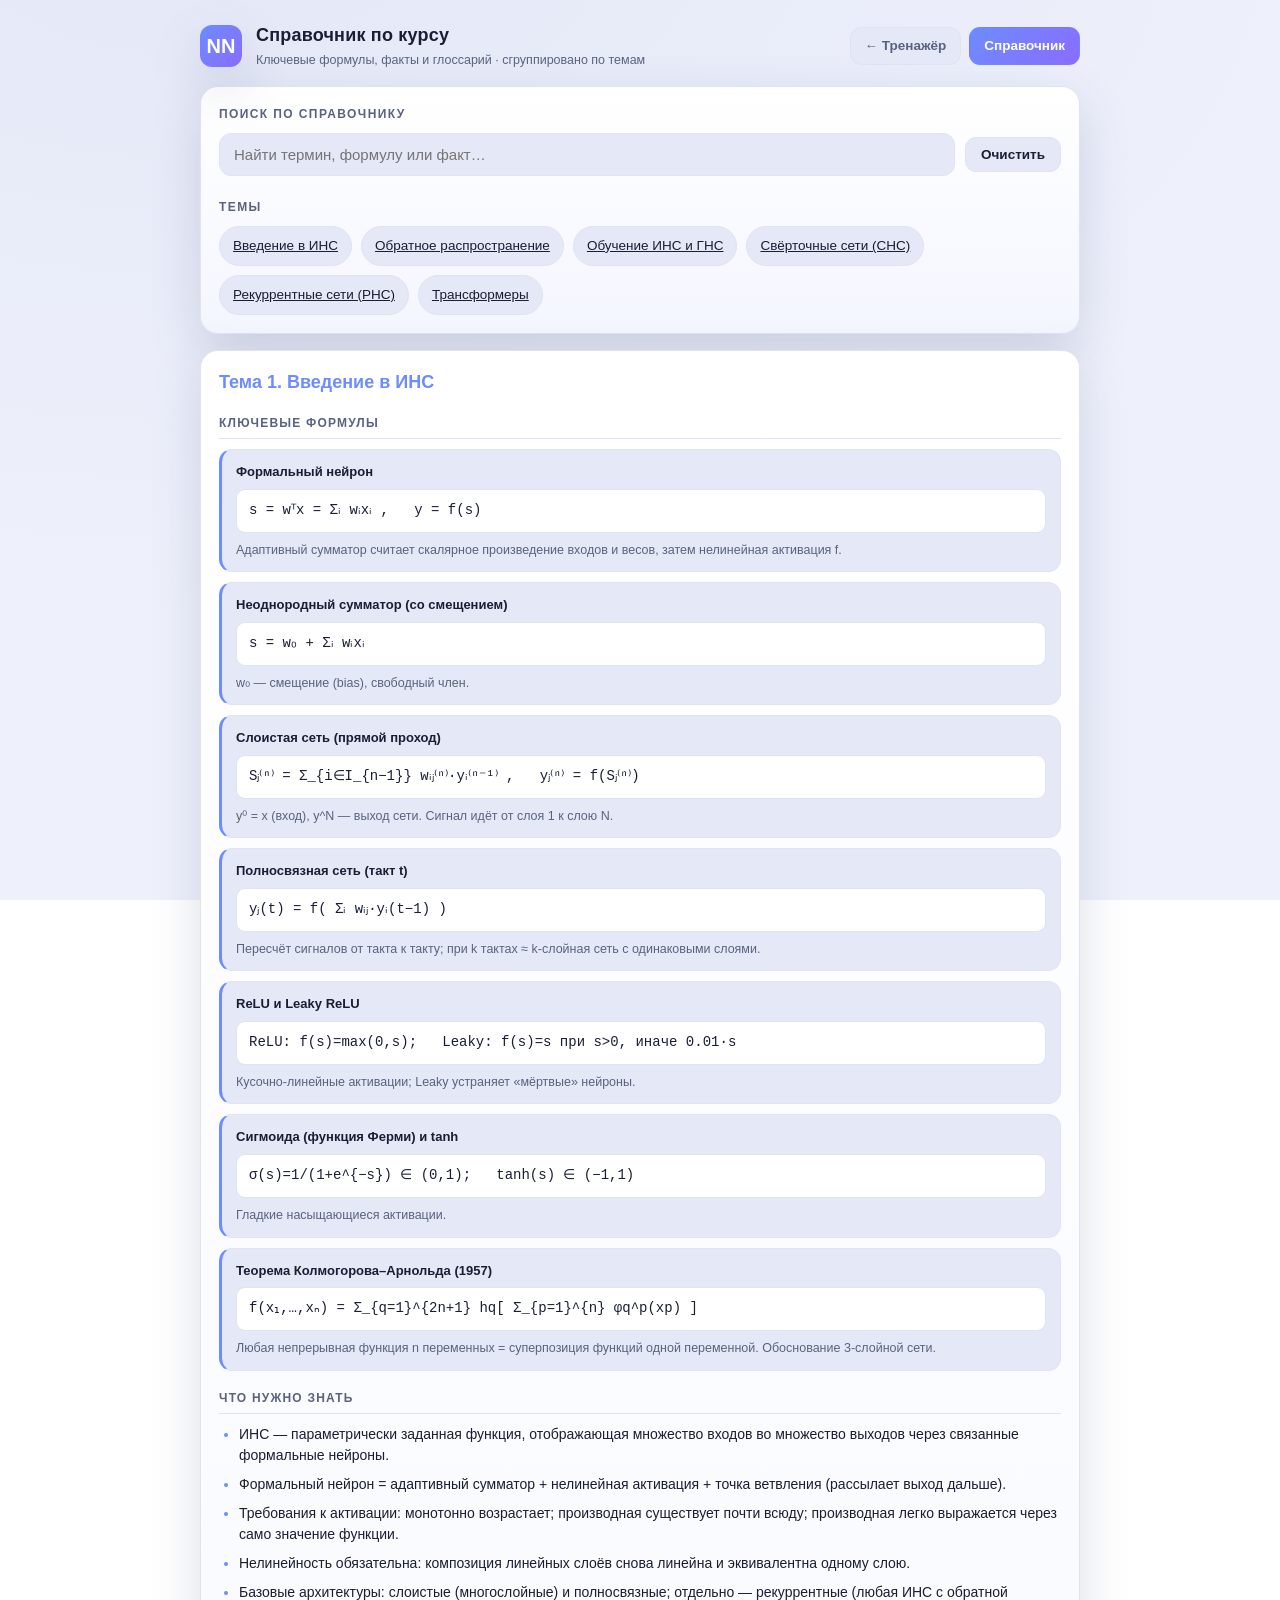
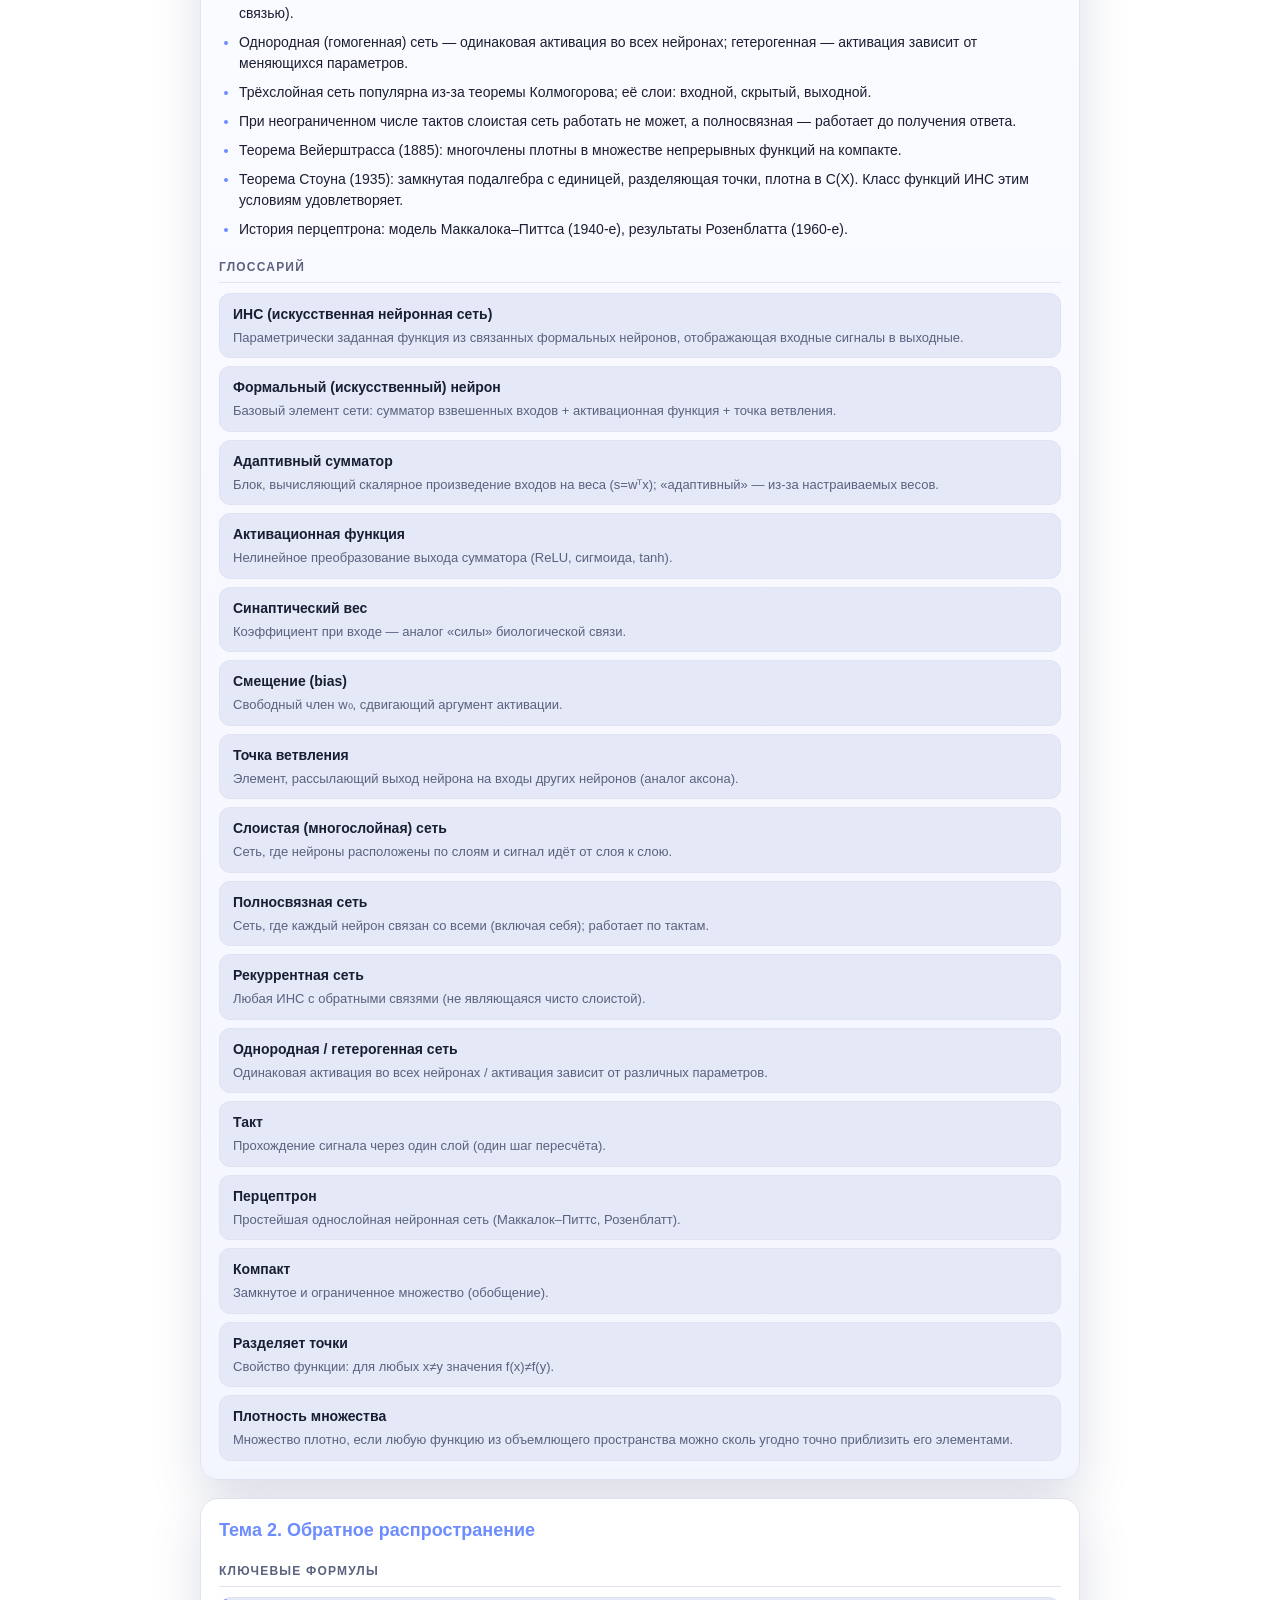
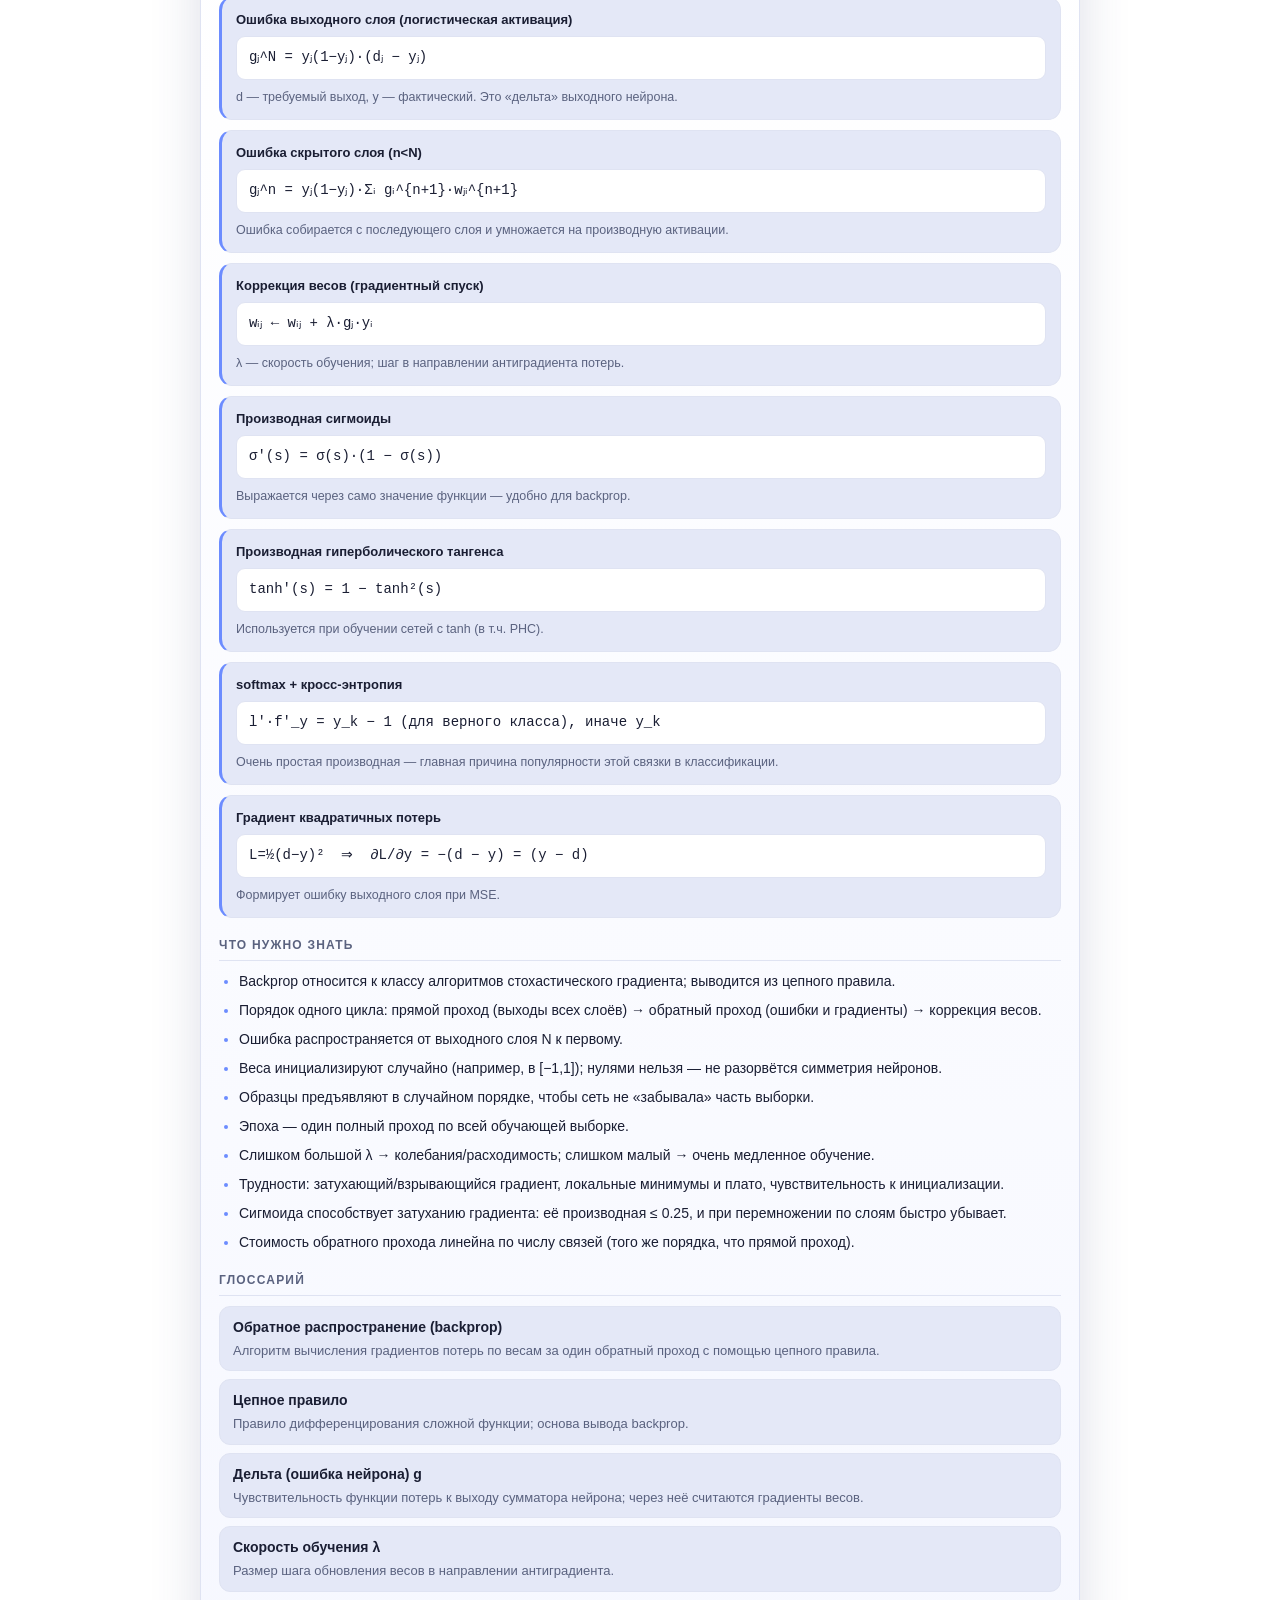
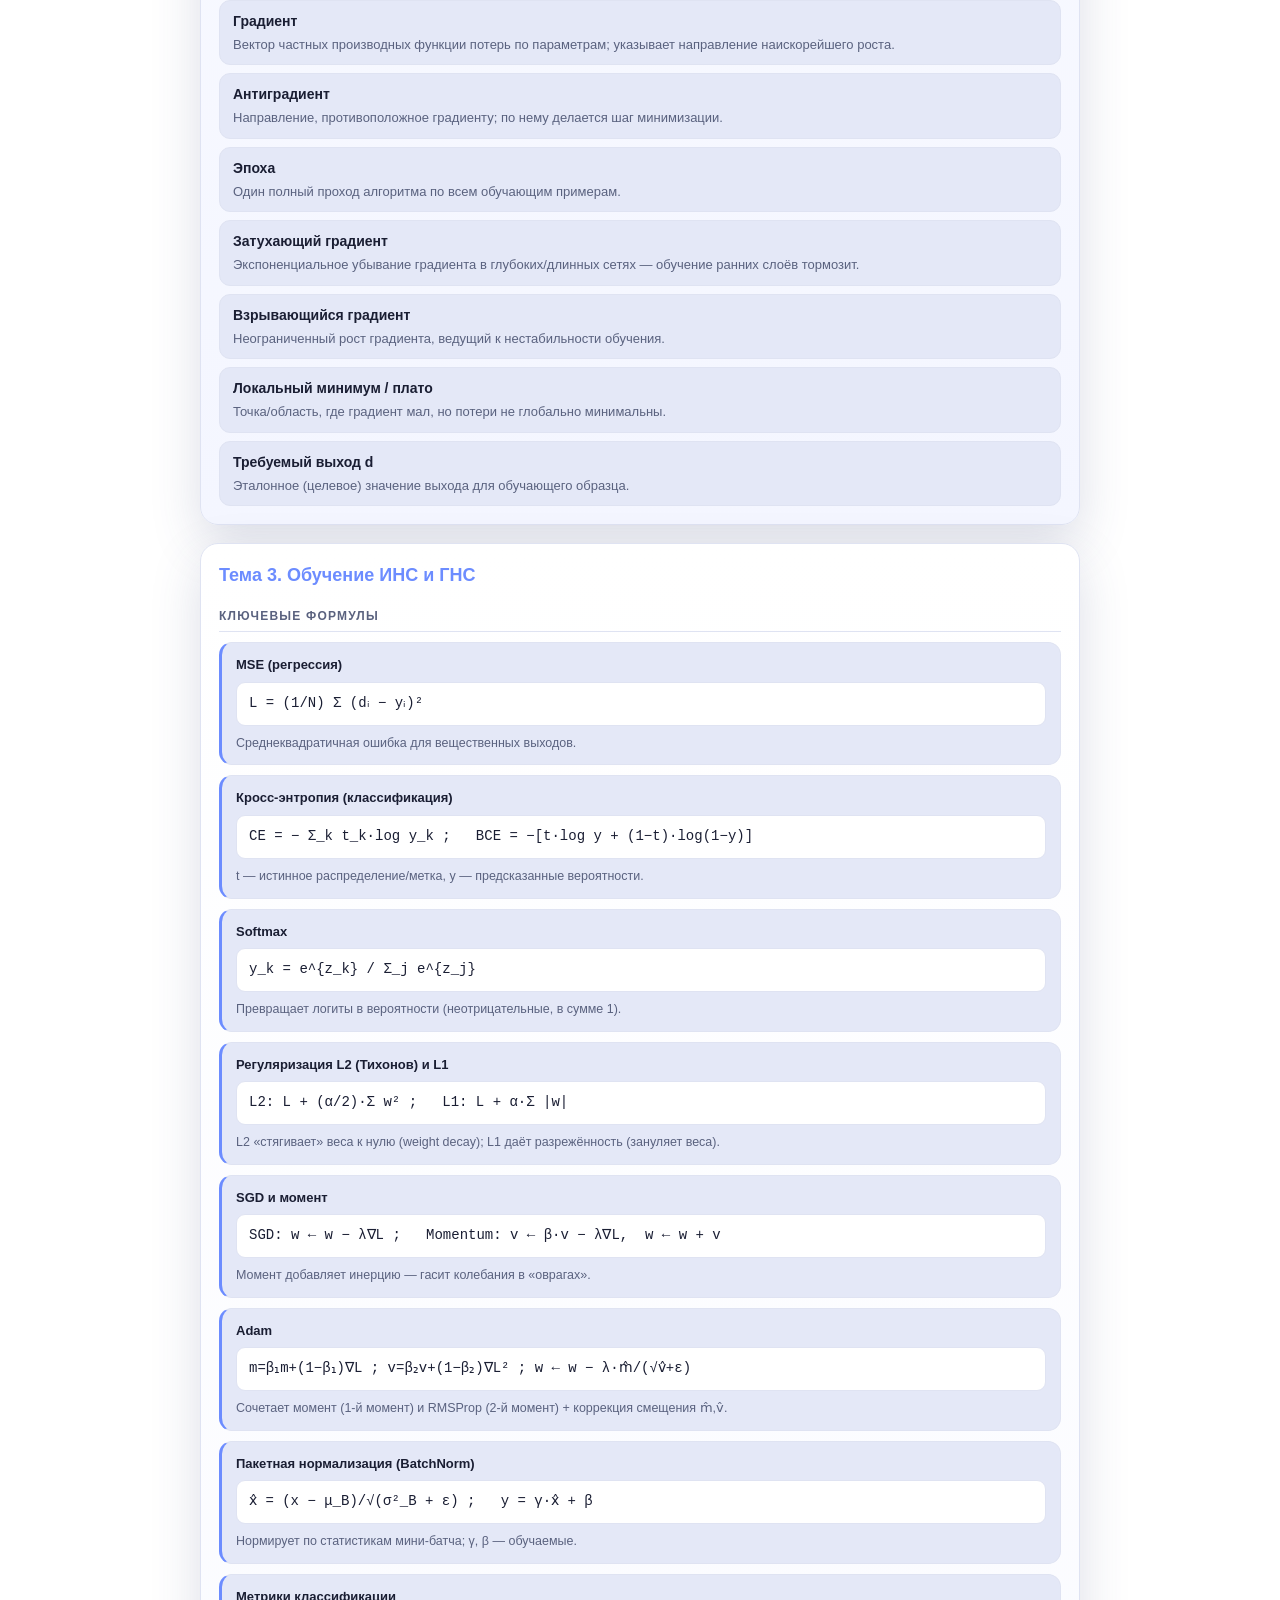
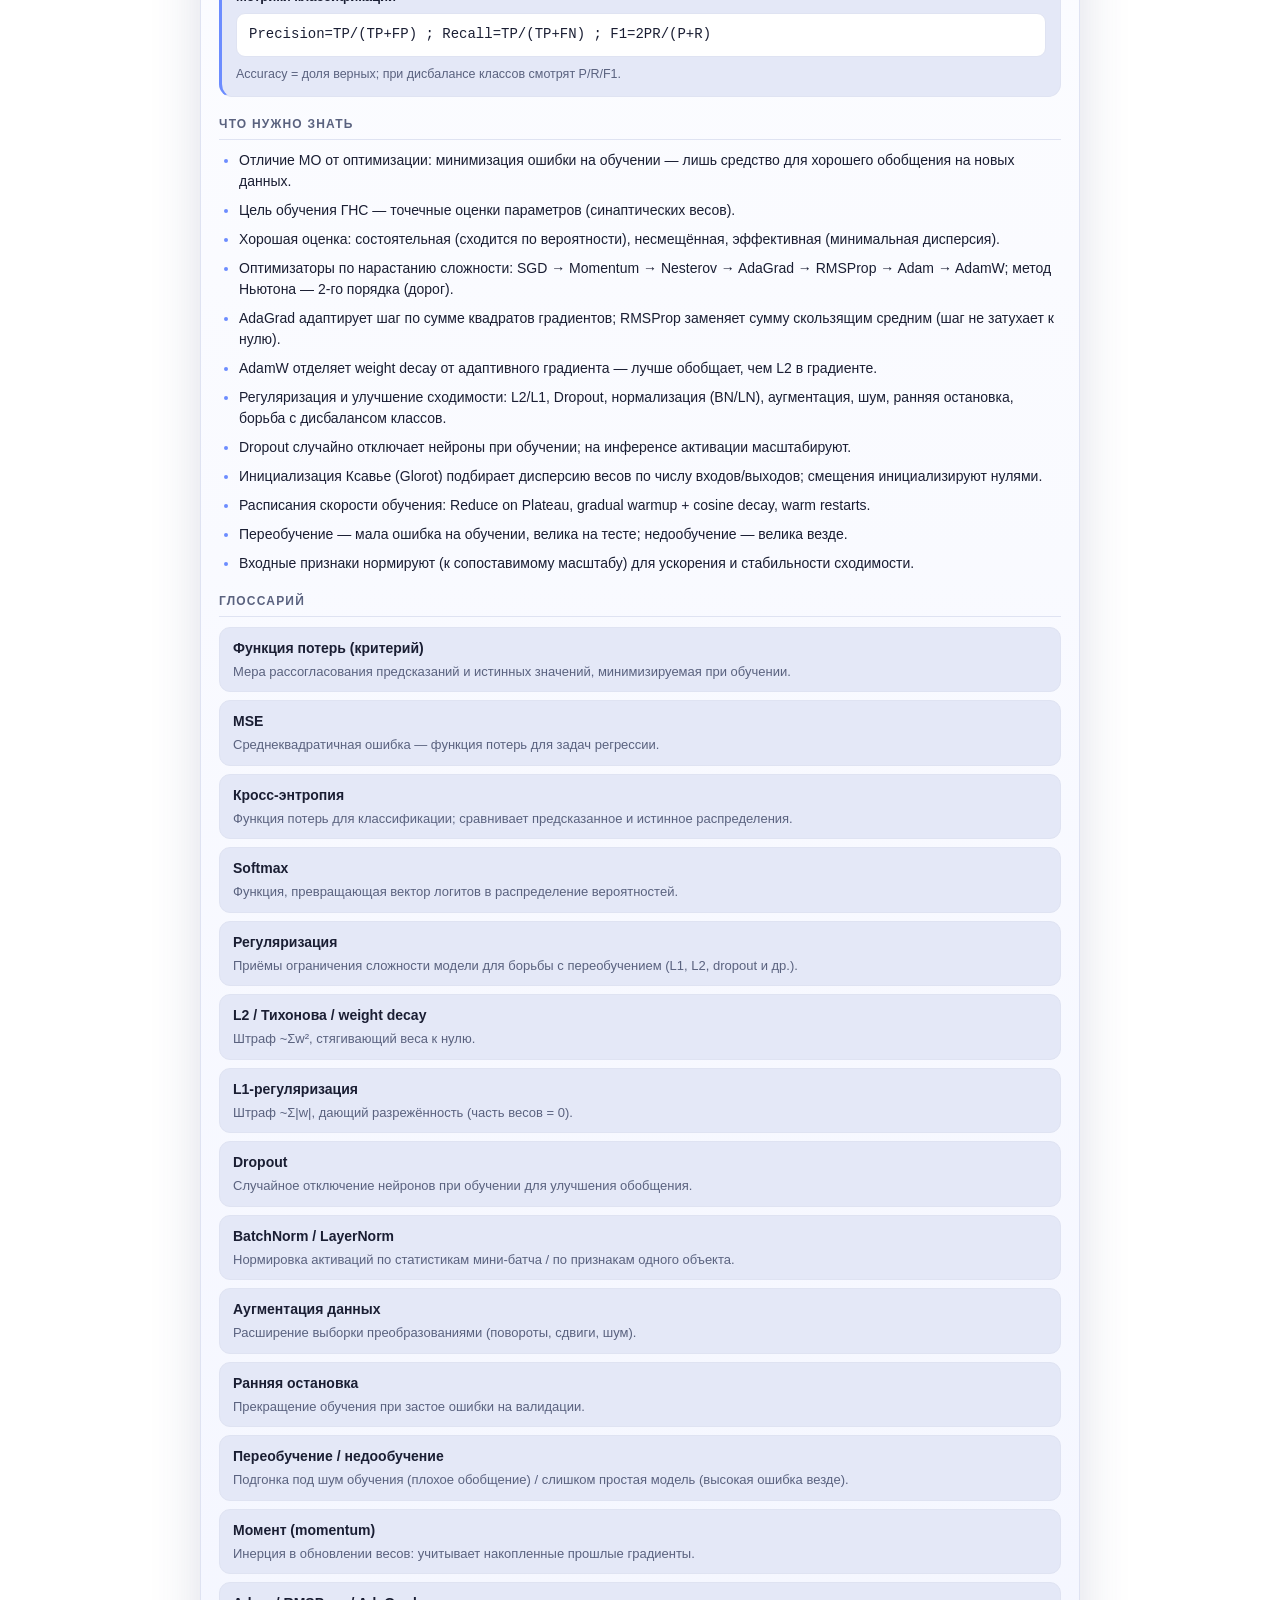
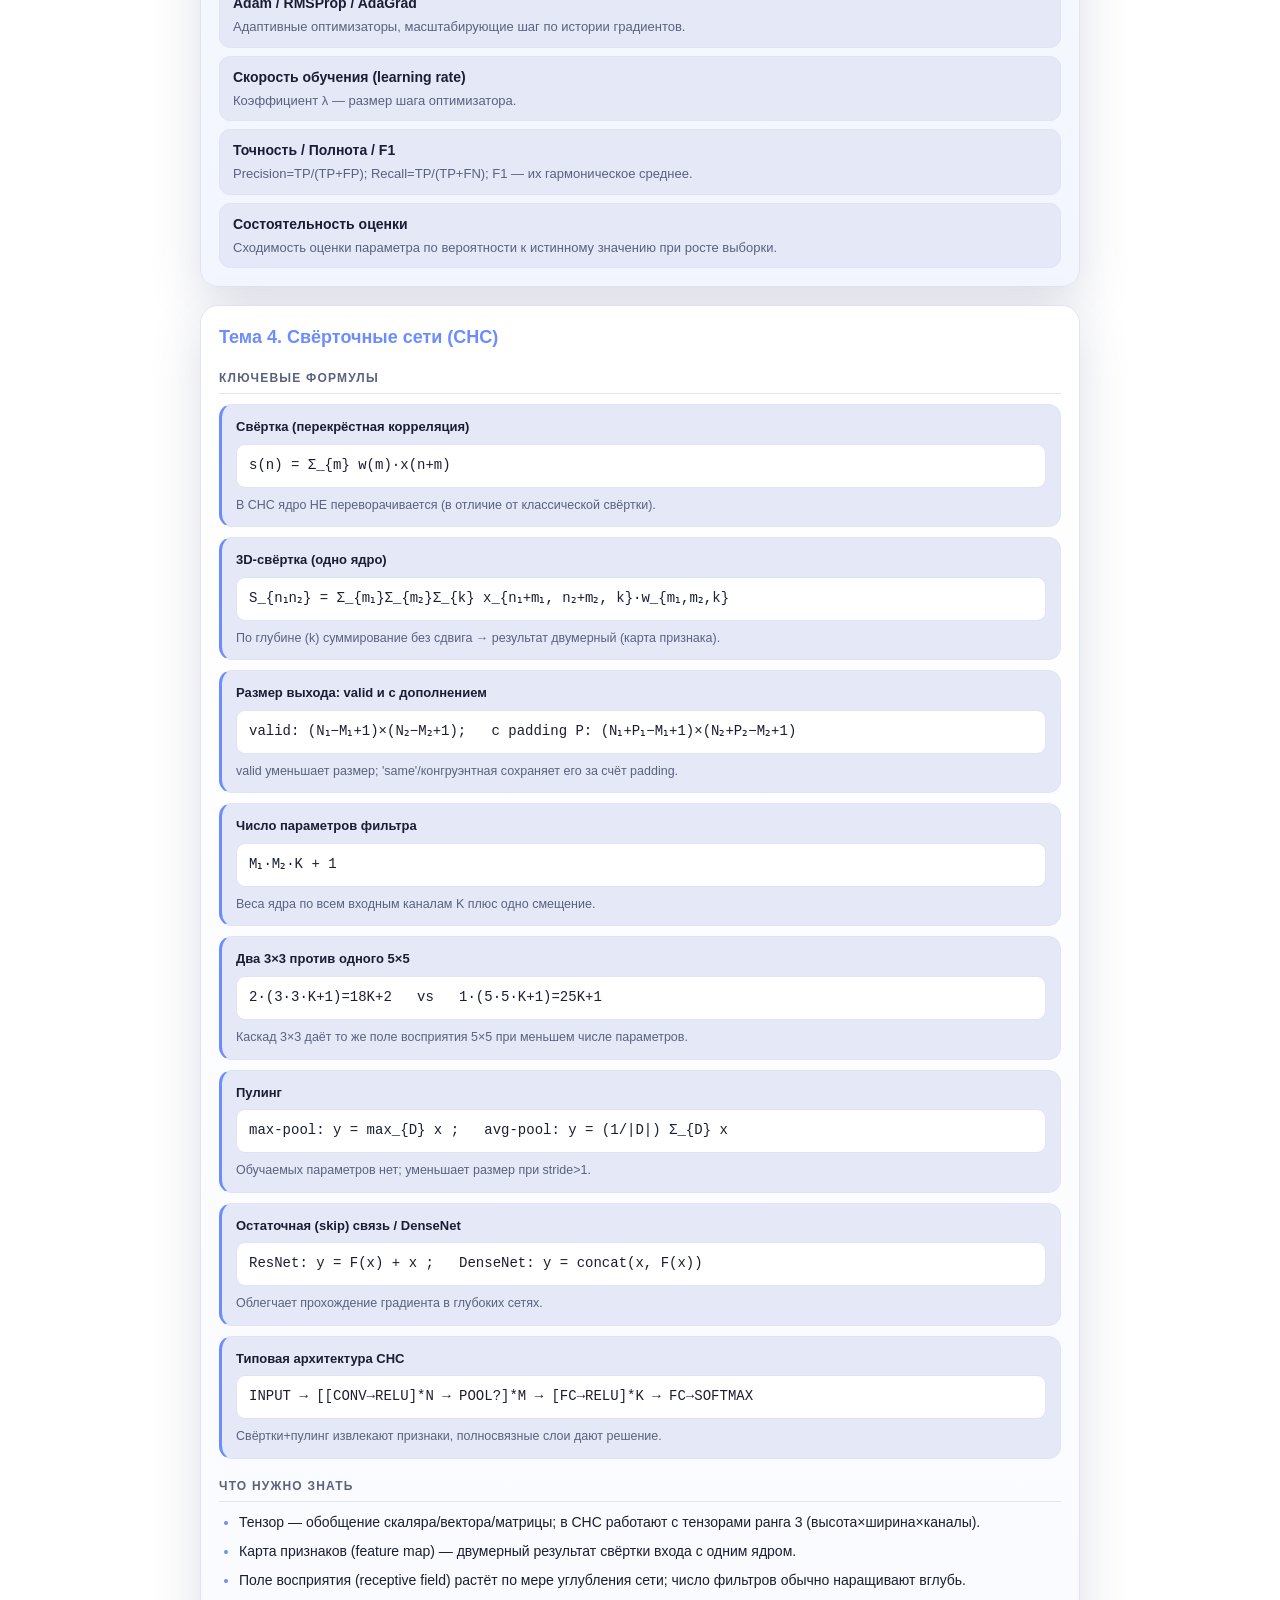
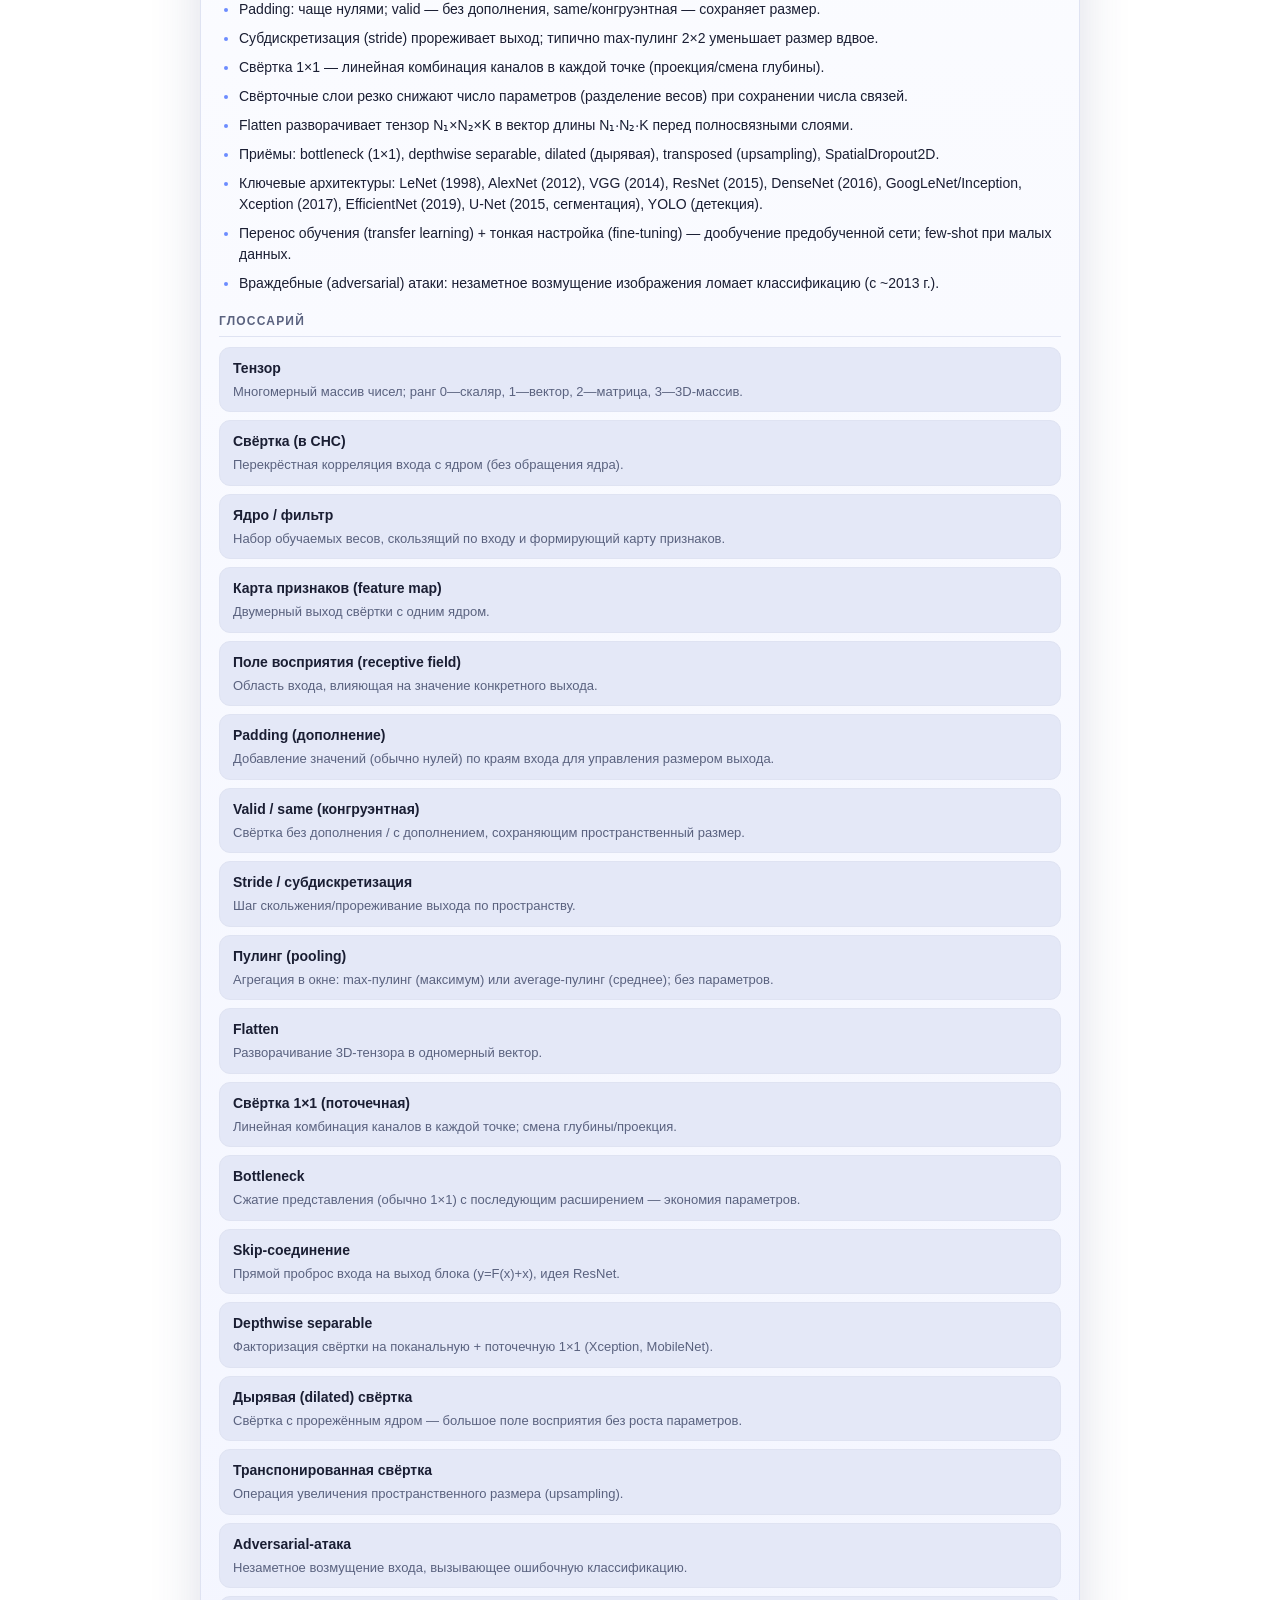
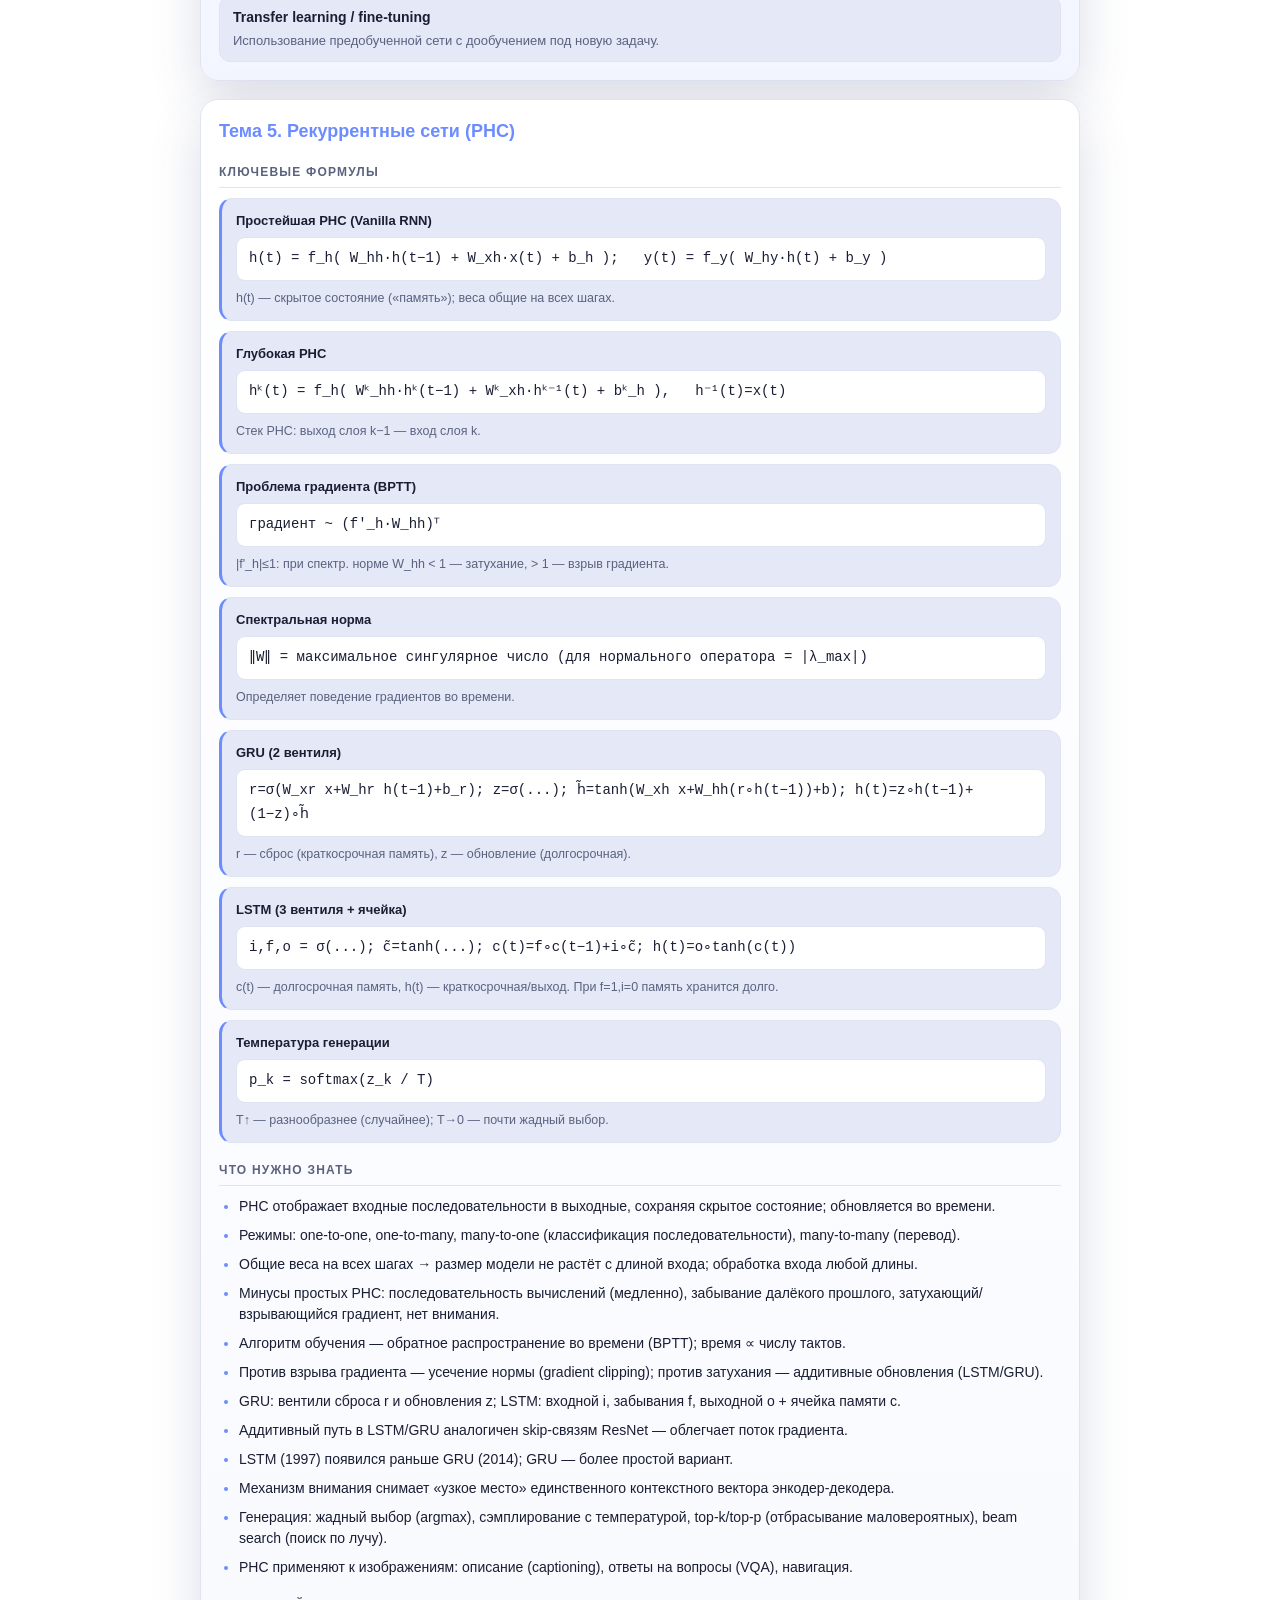
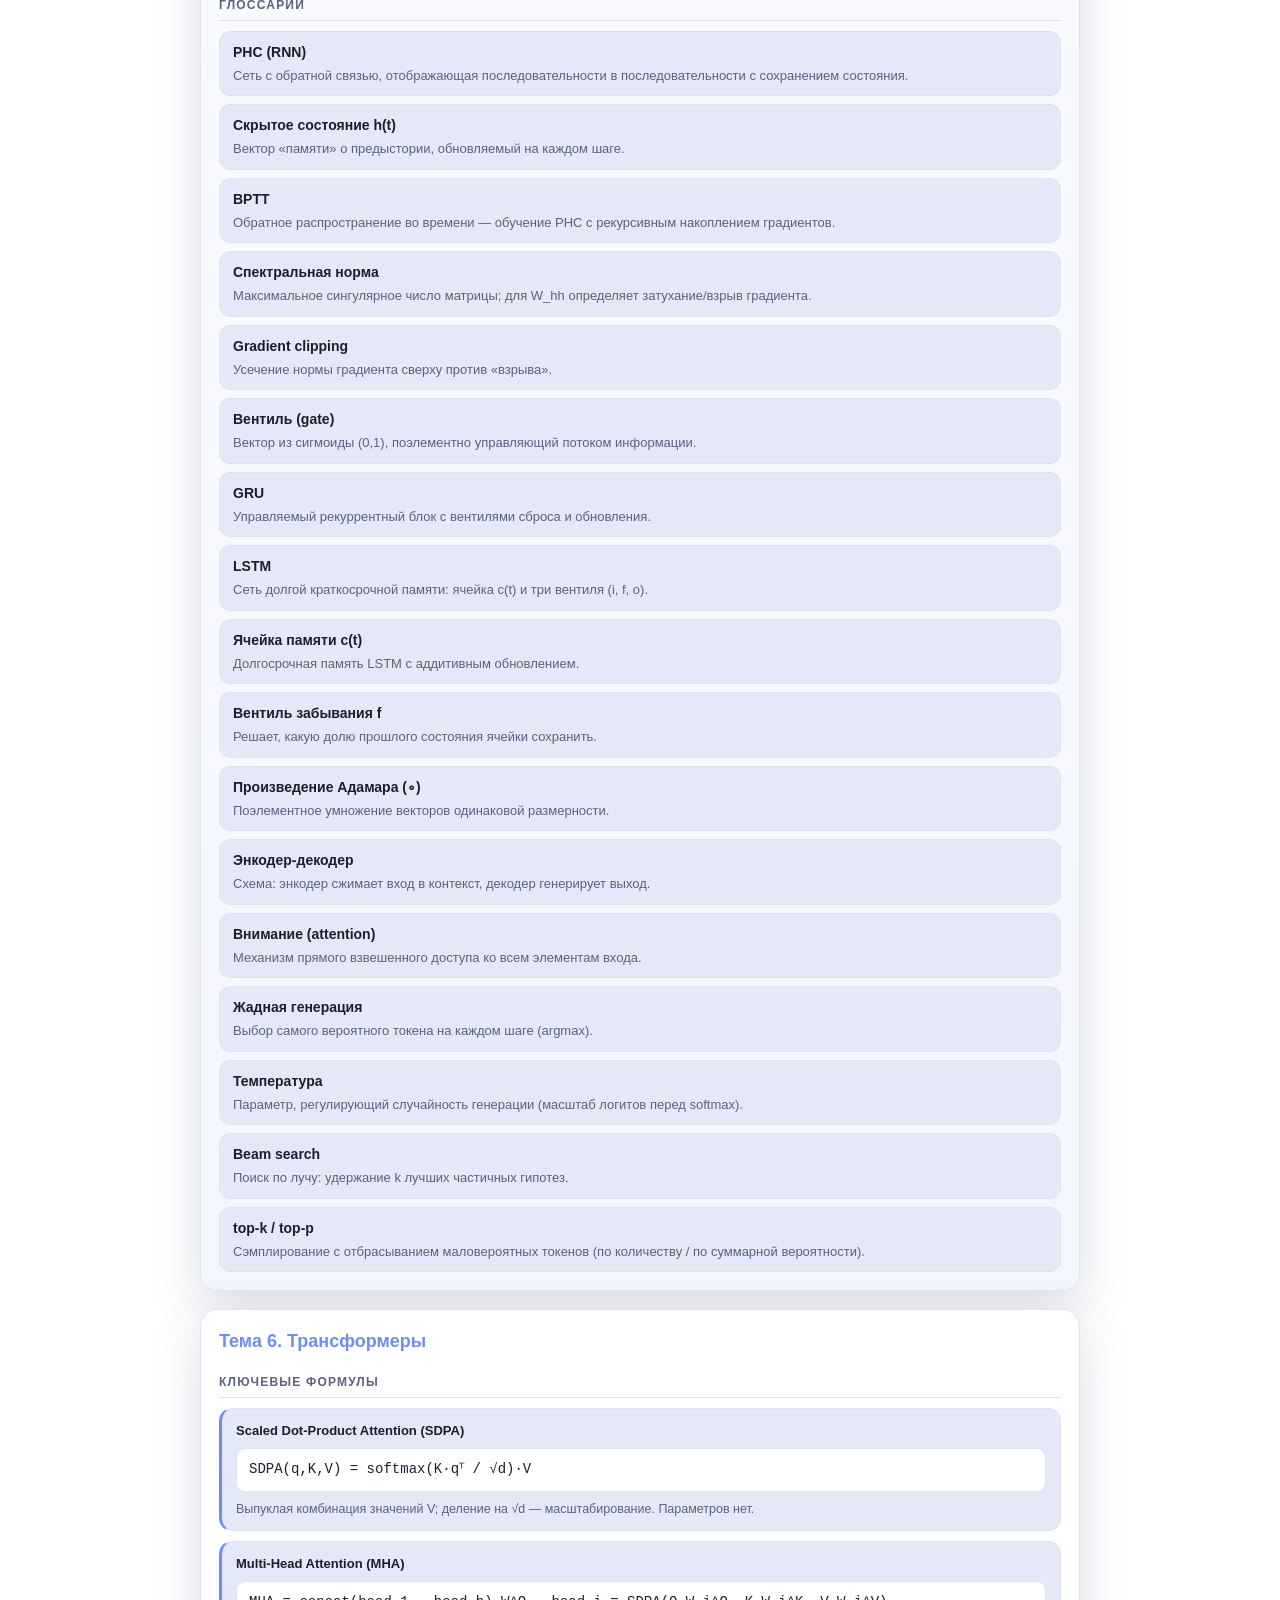
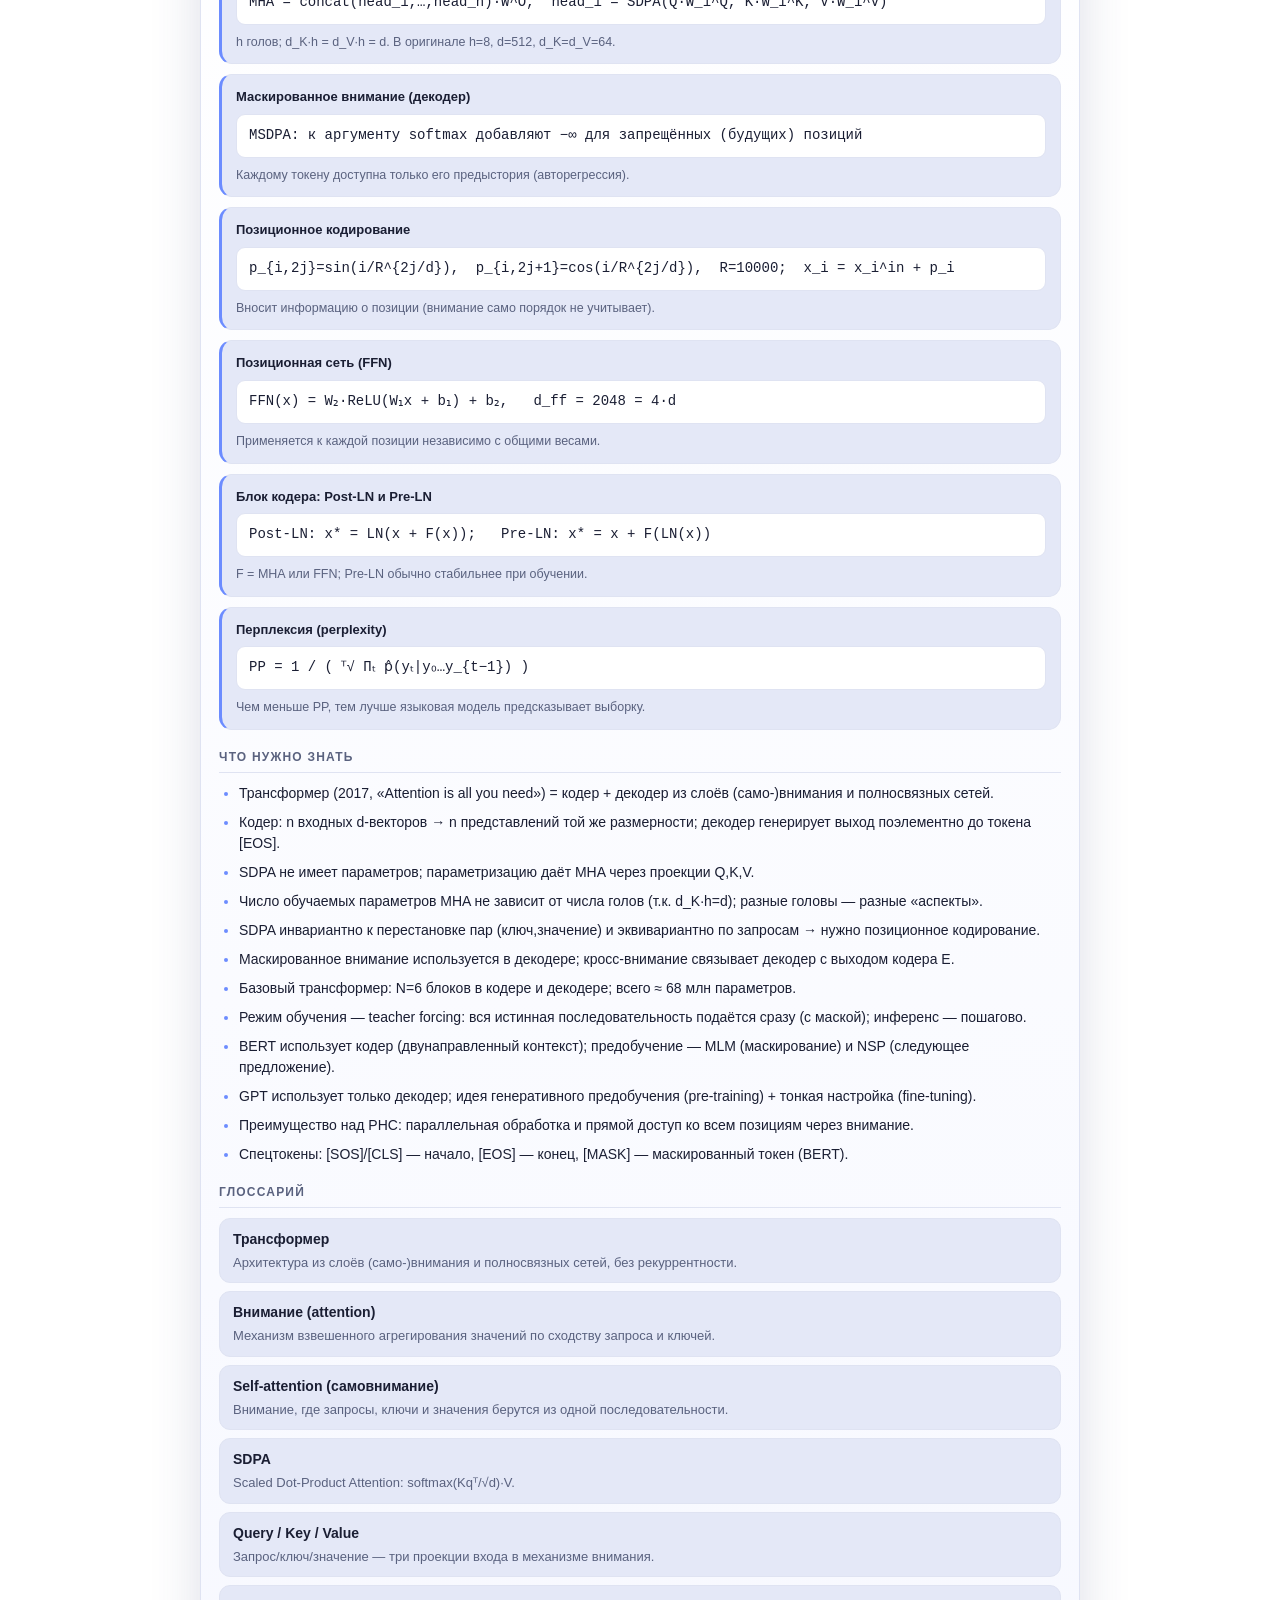
<file: app/reference.html>
<!DOCTYPE html>
<html lang="ru">
<head>
<meta charset="UTF-8">
<meta name="viewport" content="width=device-width, initial-scale=1.0">
<title>Справочник · Нейронные сети и глубокое обучение</title>
<link rel="stylesheet" href="css/styles.css">
</head>
<body>
<div class="wrap">
  <header class="top">
    <div class="logo">NN</div>
    <div class="htext">
      <h1>Справочник по курсу</h1>
      <p>Ключевые формулы, факты и глоссарий · сгруппировано по темам</p>
    </div>
    <nav class="tabs">
      <a class="tab" href="index.html">← Тренажёр</a>
      <span class="tab on">Справочник</span>
    </nav>
  </header>

  <div class="panel" style="margin-bottom:16px">
    <p class="section-title">Поиск по справочнику</p>
    <div class="search-row">
      <input id="refSearch" type="search" placeholder="Найти термин, формулу или факт…" autocomplete="off">
      <button id="refClear" class="btn ghost sm" type="button">Очистить</button>
    </div>
    <p class="section-title mt">Темы</p>
    <div class="chips" id="refNav"></div>
  </div>

  <p id="refEmpty" class="hint center hidden">Ничего не найдено. Попробуйте другой запрос.</p>

  <div id="refContent"></div>

  <p class="hint center" style="margin-top:26px">
    Это «шпаргалка» к вопросам тренажёра: термины и формулы, которые нужно знать, чтобы понимать, о чём спрашивают.
  </p>
</div>

<script src="data/reference.js"></script>
<script src="js/reference.js"></script>
</body>
</html>
</file>
<file: app/css/styles.css>
/* ============================================================
   Тренажёр НСиГО — стили
   ============================================================ */
:root{
  --bg:#0f1220; --bg2:#161a2e; --card:#1c2138; --card2:#222843;
  --txt:#e8ebf6; --muted:#9aa3c4; --line:#2c3350;
  --accent:#6c8cff; --accent2:#8a6cff;
  --green:#22c55e; --green-bg:rgba(34,197,94,.14);
  --red:#ef4444; --red-bg:rgba(239,68,68,.14);
  --amber:#f59e0b; --amber-bg:rgba(245,158,11,.14);
  --r:18px; --shadow:0 18px 50px rgba(0,0,0,.45);
}
@media (prefers-color-scheme: light){
  :root{
    --bg:#eef1fb; --bg2:#e4e8f7; --card:#ffffff; --card2:#f4f6ff;
    --txt:#1a1e33; --muted:#5a627f; --line:#dfe3f2;
    --shadow:0 18px 50px rgba(60,70,120,.18);
  }
}
*{box-sizing:border-box}
html,body{margin:0;padding:0}
body{
  font-family:-apple-system,BlinkMacSystemFont,"Segoe UI",Roboto,"Helvetica Neue",Arial,sans-serif;
  background:radial-gradient(1200px 700px at 15% -10%,var(--bg2),var(--bg)) fixed;
  color:var(--txt); min-height:100vh; line-height:1.5; padding:22px 16px 70px;
}
.wrap{max-width:880px;margin:0 auto}

/* ---------- header / tabs ---------- */
header.top{display:flex;align-items:center;gap:14px;flex-wrap:wrap;margin-bottom:16px}
.logo{width:42px;height:42px;border-radius:12px;flex:0 0 auto;
  background:linear-gradient(135deg,var(--accent),var(--accent2));
  display:grid;place-items:center;font-weight:800;color:#fff;font-size:20px;box-shadow:var(--shadow)}
.htext h1{font-size:18px;margin:0;font-weight:750;letter-spacing:.2px}
.htext p{margin:2px 0 0;color:var(--muted);font-size:12.5px}
.tabs{display:flex;gap:8px;margin-left:auto}
.tab{border:1px solid var(--line);background:var(--bg2);color:var(--muted);
  padding:8px 14px;border-radius:11px;font-size:13.5px;cursor:pointer;font-weight:600;transition:.15s}
.tab:hover{border-color:var(--accent)}
.tab.on{background:linear-gradient(135deg,var(--accent),var(--accent2));border-color:transparent;color:#fff}

.panel{background:linear-gradient(180deg,var(--card),var(--card2));border:1px solid var(--line);
  border-radius:var(--r);box-shadow:var(--shadow);padding:18px}
.section-title{font-size:12px;text-transform:uppercase;letter-spacing:1.4px;color:var(--muted);margin:0 0 10px;font-weight:700}
.section-title.mt{margin-top:22px}

/* ---------- chips / switches ---------- */
.chips{display:flex;flex-wrap:wrap;gap:9px}
.chip{border:1px solid var(--line);background:var(--bg2);color:var(--txt);
  padding:9px 13px;border-radius:999px;font-size:13.5px;cursor:pointer;user-select:none;
  transition:.15s;display:flex;align-items:center;gap:7px}
.chip:hover{border-color:var(--accent)}
.chip.on{background:linear-gradient(135deg,var(--accent),var(--accent2));border-color:transparent;color:#fff;font-weight:600}
.chip .cnt{font-size:11px;opacity:.85}
.opts{display:flex;flex-wrap:wrap;gap:18px;margin-top:6px;align-items:center}
.switch{display:flex;align-items:center;gap:9px;font-size:14px;cursor:pointer}
.switch input{display:none}
.track{width:42px;height:24px;border-radius:999px;background:var(--line);position:relative;transition:.2s;flex:0 0 auto}
.track::after{content:"";position:absolute;top:3px;left:3px;width:18px;height:18px;border-radius:50%;background:#fff;transition:.2s}
.switch input:checked + .track{background:linear-gradient(135deg,var(--accent),var(--accent2))}
.switch input:checked + .track::after{transform:translateX(18px)}

/* ---------- number stepper ---------- */
.count-row{display:flex;align-items:center;gap:14px;flex-wrap:wrap}
.stepper{display:flex;align-items:center;gap:0;border:1px solid var(--line);border-radius:12px;overflow:hidden;background:var(--bg2)}
.stepper button{border:none;background:transparent;color:var(--txt);width:42px;height:46px;font-size:22px;cursor:pointer;transition:.15s}
.stepper button:hover{background:var(--card2)}
.stepper input{width:74px;height:46px;border:none;background:transparent;color:var(--txt);text-align:center;
  font-size:19px;font-weight:700;font-variant-numeric:tabular-nums;outline:none}
.presets{display:flex;gap:8px;flex-wrap:wrap}
.preset{border:1px solid var(--line);background:var(--bg2);color:var(--muted);border-radius:9px;
  padding:7px 12px;font-size:13px;cursor:pointer;font-weight:600;transition:.15s}
.preset:hover{border-color:var(--accent);color:var(--txt)}
.preset.on{color:#fff;background:linear-gradient(135deg,var(--accent),var(--accent2));border-color:transparent}

/* ---------- buttons ---------- */
.row{display:flex;gap:12px;flex-wrap:wrap;margin-top:18px}
.btn{border:none;border-radius:14px;padding:13px 20px;font-size:15px;font-weight:700;cursor:pointer;
  background:linear-gradient(135deg,var(--accent),var(--accent2));color:#fff;box-shadow:var(--shadow);transition:.15s}
.btn:hover{transform:translateY(-1px)}
.btn:disabled{opacity:.5;cursor:not-allowed;transform:none}
.btn.ghost{background:var(--bg2);color:var(--txt);border:1px solid var(--line);box-shadow:none}
.btn.sm{padding:9px 15px;font-size:13.5px;border-radius:11px}
.hint{color:var(--muted);font-size:12.5px;margin-top:12px}
.center{text-align:center}
kbd{background:var(--bg2);border:1px solid var(--line);border-bottom-width:2px;border-radius:6px;padding:1px 7px;font-size:12px;font-family:inherit}

/* ---------- mastery mini-summary on setup ---------- */
.mini-stats{display:flex;gap:10px;flex-wrap:wrap;margin-top:6px}
.mini{flex:1 1 120px;background:var(--bg2);border:1px solid var(--line);border-radius:13px;padding:12px 14px}
.mini b{font-size:22px;display:block;font-variant-numeric:tabular-nums}
.mini span{font-size:11.5px;color:var(--muted);text-transform:uppercase;letter-spacing:.6px}
.mini.learned b{color:var(--green)} .mini.learning b{color:var(--amber)} .mini.fresh b{color:var(--accent)}

/* ---------- quiz HUD ---------- */
.hud{display:flex;align-items:center;gap:12px;flex-wrap:wrap;margin-bottom:14px}
.progress{flex:1 1 200px;height:10px;background:var(--bg2);border-radius:999px;overflow:hidden;border:1px solid var(--line)}
.progress > i{display:block;height:100%;width:0;background:linear-gradient(90deg,var(--accent),var(--accent2));transition:width .3s}
.counter{font-variant-numeric:tabular-nums;font-size:13.5px;color:var(--muted);font-weight:600}
.score{display:flex;gap:8px;font-size:13px;font-weight:700}
.pill{padding:5px 11px;border-radius:999px;border:1px solid var(--line)}
.pill.ok{color:var(--green);background:var(--green-bg);border-color:transparent}
.pill.no{color:var(--red);background:var(--red-bg);border-color:transparent}

/* ---------- flip card ---------- */
.scene{perspective:1600px;margin-bottom:18px}
.card3d{position:relative;transform-style:preserve-3d;transition:transform .55s cubic-bezier(.4,.2,.2,1),height .25s ease;min-height:300px}
.card3d.flipped{transform:rotateY(180deg)}
.face{position:absolute;top:0;left:0;width:100%;min-height:100%;backface-visibility:hidden;-webkit-backface-visibility:hidden;
  border-radius:var(--r);border:1px solid var(--line);background:linear-gradient(180deg,var(--card),var(--card2));
  box-shadow:var(--shadow);padding:22px;display:flex;flex-direction:column}
.face.back{transform:rotateY(180deg)}
.cardHead{display:flex;justify-content:space-between;align-items:center;gap:10px;margin-bottom:14px}
.topicTag{font-size:11.5px;font-weight:700;color:var(--accent);
  background:var(--bg2);border:1px solid var(--line);padding:5px 11px;border-radius:999px}
.lvlTag{font-size:11px;font-weight:700;color:var(--muted);background:var(--bg2);border:1px solid var(--line);
  padding:5px 10px;border-radius:999px}
.lvlTag.learned{color:var(--green);border-color:var(--green)}
.q{font-size:18.5px;font-weight:650;margin:0 0 16px;line-height:1.45}
.answers{display:flex;flex-direction:column;gap:10px;margin-top:4px}
.ans{display:flex;align-items:flex-start;gap:12px;text-align:left;width:100%;
  border:1.5px solid var(--line);background:var(--bg2);color:var(--txt);
  border-radius:13px;padding:13px 15px;font-size:14.5px;cursor:pointer;transition:.15s;line-height:1.4}
.ans:hover{border-color:var(--accent);background:var(--card2)}
.ans .key{flex:0 0 auto;width:25px;height:25px;border-radius:8px;background:var(--card);
  border:1px solid var(--line);display:grid;place-items:center;font-weight:800;font-size:13px;color:var(--muted)}
.ans.correct{border-color:var(--green);background:var(--green-bg)}
.ans.correct .key{background:var(--green);color:#fff;border-color:transparent}
.ans.wrong{border-color:var(--red);background:var(--red-bg)}
.ans.wrong .key{background:var(--red);color:#fff;border-color:transparent}
.ans.dim{opacity:.5}
.ans:disabled{cursor:default}
/* выбранный вариант в режиме мультивыбора (до проверки) */
.ans.sel{border-color:var(--accent);background:var(--card2)}
.ans.sel .key{background:var(--accent);color:#fff;border-color:transparent}

/* несколько верных ответов — каждый с новой строки */
#rightTxt,#yourTxt{white-space:pre-line}

/* картинка-иллюстрация к вопросу */
.qimg{display:block;max-width:100%;max-height:300px;margin:0 auto 16px;border-radius:12px;
  background:#fff;padding:8px;box-shadow:var(--shadow)}

/* подсказка и кнопка проверки для мультивыбора */
.multiHint{margin:12px 0 4px;color:var(--muted);font-size:12.5px}
.submitBtn{margin-top:8px;align-self:flex-start}

/* ---------- back face ---------- */
.verdict{display:flex;align-items:center;gap:11px;margin-bottom:14px}
.vIcon{width:46px;height:46px;border-radius:13px;display:grid;place-items:center;font-size:24px;flex:0 0 auto}
.vIcon.ok{background:var(--green-bg);color:var(--green)}
.vIcon.no{background:var(--red-bg);color:var(--red)}
.vText b{font-size:17px}
.vText span{display:block;color:var(--muted);font-size:13px}
.face.back.ok{border-color:var(--green);box-shadow:0 0 0 1px var(--green),0 18px 50px rgba(34,197,94,.18)}
.face.back.no{border-color:var(--red);box-shadow:0 0 0 1px var(--red),0 18px 50px rgba(239,68,68,.18)}
.blk{border-radius:13px;padding:13px 15px;margin-bottom:11px;font-size:14px}
.blk .lbl{font-size:11px;text-transform:uppercase;letter-spacing:1.1px;font-weight:700;color:var(--muted);margin-bottom:5px}
.blk.right{background:var(--green-bg);border:1px solid var(--green)}
.blk.right .lbl{color:var(--green)}
.blk.your{background:var(--red-bg);border:1px solid var(--red)}
.blk.your .lbl{color:var(--red)}
.blk.expl{background:var(--bg2);border:1px solid var(--line)}
.qsmall{font-size:13px;color:var(--muted);margin-bottom:12px;line-height:1.4}
.backScroll{overflow:auto;flex:1 1 auto}
.backFoot{display:flex;gap:10px;margin-top:14px}

/* ---------- results / summary ---------- */
.bigScore{display:flex;align-items:baseline;gap:10px;margin:4px 0 6px}
.bigScore b{font-size:46px;font-weight:800}
.bigScore span{color:var(--muted);font-size:15px}
.tStat{display:flex;align-items:center;gap:12px;margin:9px 0}
.tStat .name{flex:0 0 170px;font-size:13.5px}
.tbar{flex:1;height:9px;border-radius:999px;background:var(--bg2);overflow:hidden;border:1px solid var(--line)}
.tbar > i{display:block;height:100%;background:linear-gradient(90deg,var(--accent),var(--accent2))}
.tStat .pct{flex:0 0 70px;text-align:right;font-size:13px;font-variant-numeric:tabular-nums;color:var(--muted);font-weight:600}

/* answers review list */
.review{margin-top:6px}
.rev-item{display:flex;gap:12px;padding:13px 14px;border:1px solid var(--line);border-radius:13px;margin-bottom:10px;background:var(--bg2)}
.rev-item.ok{border-left:4px solid var(--green)}
.rev-item.no{border-left:4px solid var(--red)}
.rev-mark{flex:0 0 auto;width:26px;height:26px;border-radius:8px;display:grid;place-items:center;font-weight:800;font-size:14px}
.rev-mark.ok{background:var(--green-bg);color:var(--green)}
.rev-mark.no{background:var(--red-bg);color:var(--red)}
.rev-body{flex:1;min-width:0}
.rev-q{font-size:14px;font-weight:600;margin-bottom:6px}
.rev-q .qnum{color:var(--muted);font-weight:700;margin-right:6px}
.rev-a{font-size:13px;margin:2px 0;color:var(--muted)}
.rev-a b{font-weight:700}
.rev-a.you-wrong b{color:var(--red)}
.rev-a.correct-a b{color:var(--green)}
.rev-topic{font-size:11px;color:var(--accent);margin-top:5px}
.filter-row{display:flex;gap:8px;margin:4px 0 14px;flex-wrap:wrap}

/* ---------- progress screen ---------- */
.bars-topic{margin-top:8px}
.legend{display:flex;gap:16px;flex-wrap:wrap;font-size:12.5px;color:var(--muted);margin:10px 0 16px}
.legend span{display:inline-flex;align-items:center;gap:6px}
.dot{width:10px;height:10px;border-radius:3px;display:inline-block}
.dot.g{background:var(--green)} .dot.a{background:var(--amber)} .dot.b{background:var(--accent)} .dot.n{background:var(--line)}
.stack{display:flex;height:14px;border-radius:999px;overflow:hidden;border:1px solid var(--line);background:var(--bg2)}
.stack > i{display:block;height:100%}
.stack > i.g{background:var(--green)} .stack > i.a{background:var(--amber)} .stack > i.b{background:var(--accent)}
.tp-row{margin:14px 0}
.tp-head{display:flex;justify-content:space-between;font-size:13.5px;margin-bottom:6px}
.tp-head .nm{font-weight:600}
.tp-head .meta{color:var(--muted);font-variant-numeric:tabular-nums}
.danger-btn{color:var(--red)!important}
.empty{color:var(--muted);font-size:13.5px;padding:8px 0}

.hidden{display:none!important}

/* ===================== СПРАВОЧНИК (reference.html) ===================== */
a.tab{text-decoration:none;display:inline-flex;align-items:center}
.search-row{display:flex;gap:10px;align-items:center}
#refSearch{flex:1;min-width:0;background:var(--bg2);border:1px solid var(--line);color:var(--txt);
  border-radius:12px;padding:12px 14px;font-size:15px;outline:none}
#refSearch:focus{border-color:var(--accent)}
#refNav .chip{cursor:pointer}
#refNav .chip.dim{opacity:.4}
.ref-topic{margin-bottom:18px}
.ref-h{font-size:18px;margin:0 0 6px;font-weight:750;color:var(--accent)}
.ref-sub{font-size:12px;text-transform:uppercase;letter-spacing:1.2px;color:var(--muted);
  font-weight:700;margin:18px 0 10px;padding-bottom:6px;border-bottom:1px solid var(--line)}
.formula-list{display:flex;flex-direction:column;gap:10px}
.formula{background:var(--bg2);border:1px solid var(--line);border-radius:13px;padding:12px 14px;border-left:3px solid var(--accent)}
.f-name{font-size:13px;font-weight:700;margin-bottom:7px}
.f-expr{font-family:"Cascadia Code",Consolas,"SF Mono",Menlo,monospace;font-size:14px;line-height:1.7;
  background:var(--card);border:1px solid var(--line);border-radius:9px;padding:9px 12px;overflow-x:auto;white-space:pre-wrap;word-break:break-word}
.f-note{font-size:12.5px;color:var(--muted);margin-top:8px;line-height:1.5}
.fact-list{margin:0;padding-left:20px;display:flex;flex-direction:column;gap:8px}
.fact-list li{font-size:14px;line-height:1.5}
.fact-list li::marker{color:var(--accent)}
.gloss-list{display:flex;flex-direction:column;gap:8px}
.gloss{background:var(--bg2);border:1px solid var(--line);border-radius:11px;padding:10px 13px}
.g-term{display:block;font-weight:700;font-size:14px;color:var(--txt);margin-bottom:3px}
.g-def{display:block;font-size:13px;color:var(--muted);line-height:1.5}

@media (max-width:560px){
  .q{font-size:17px}.face{padding:18px}.tStat .name{flex-basis:120px}
  .tabs{margin-left:0;width:100%}
  .f-expr{font-size:12.5px}
}
</file>
